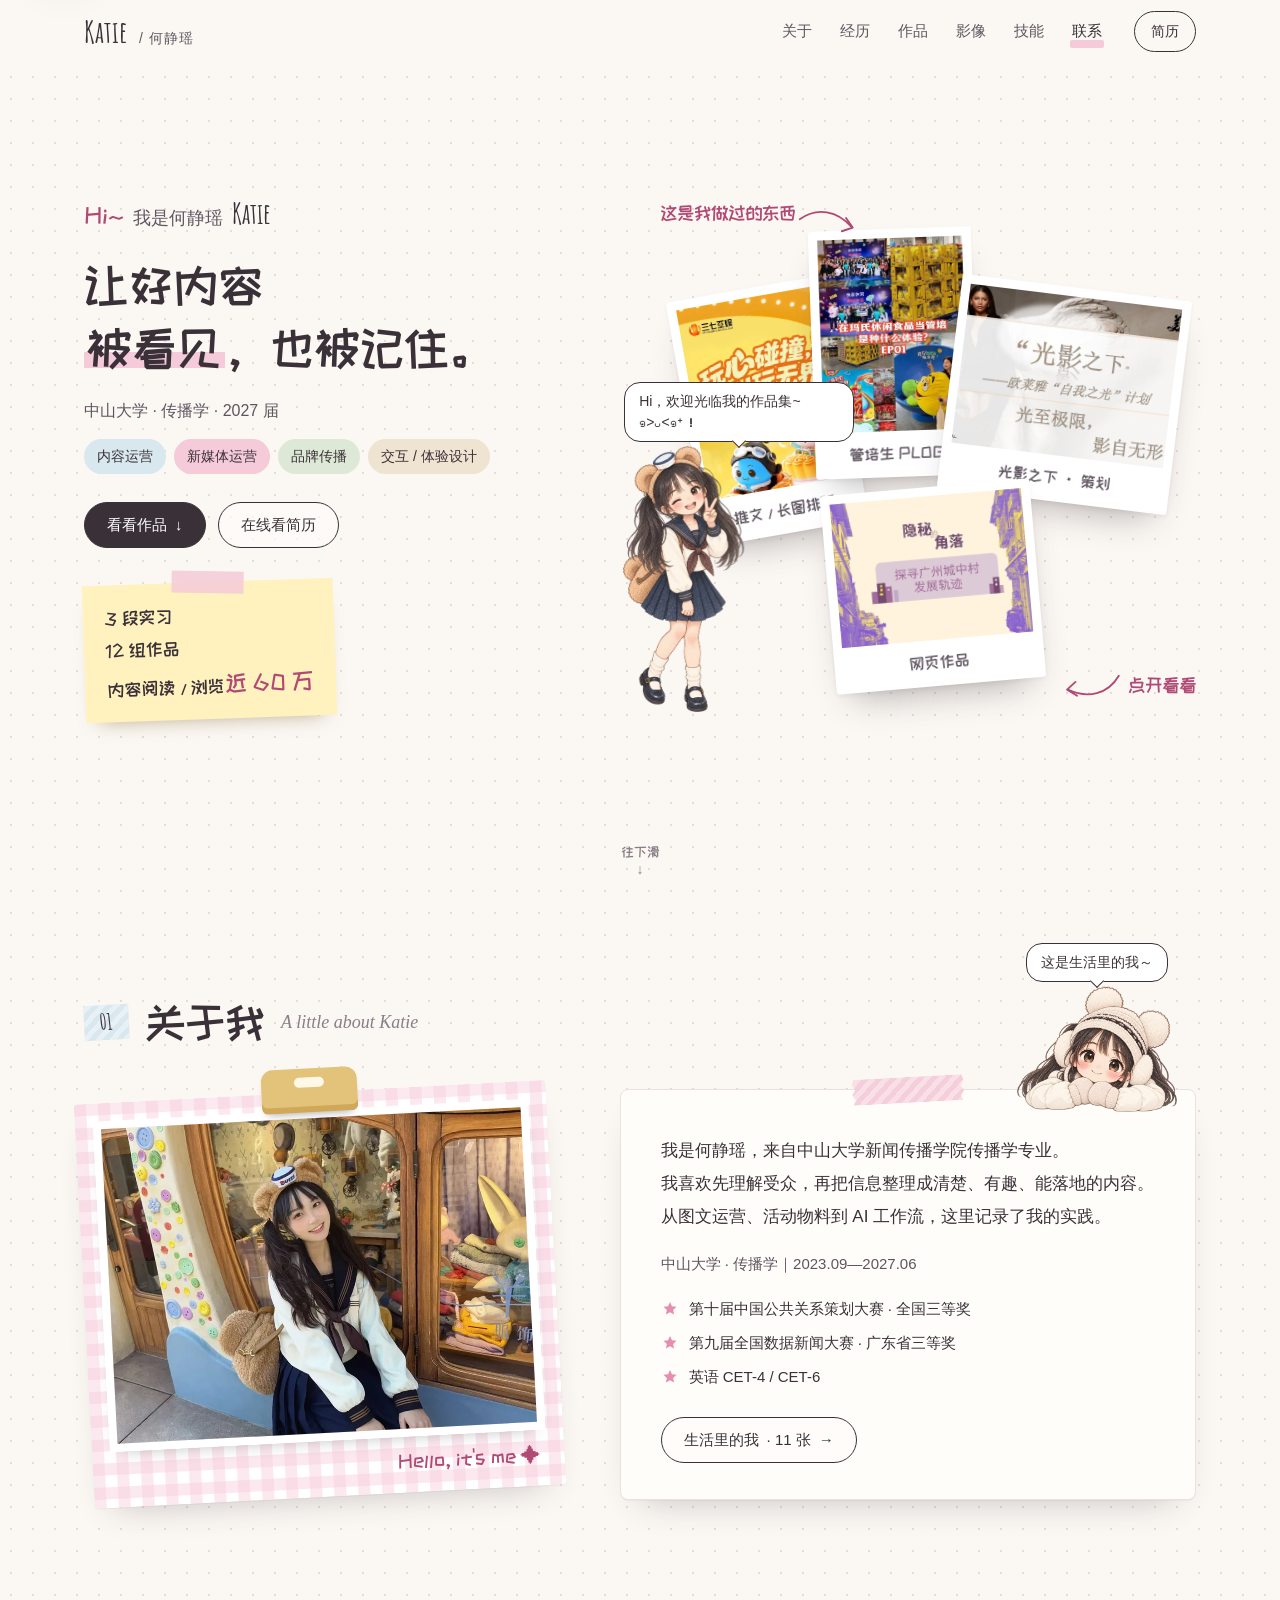
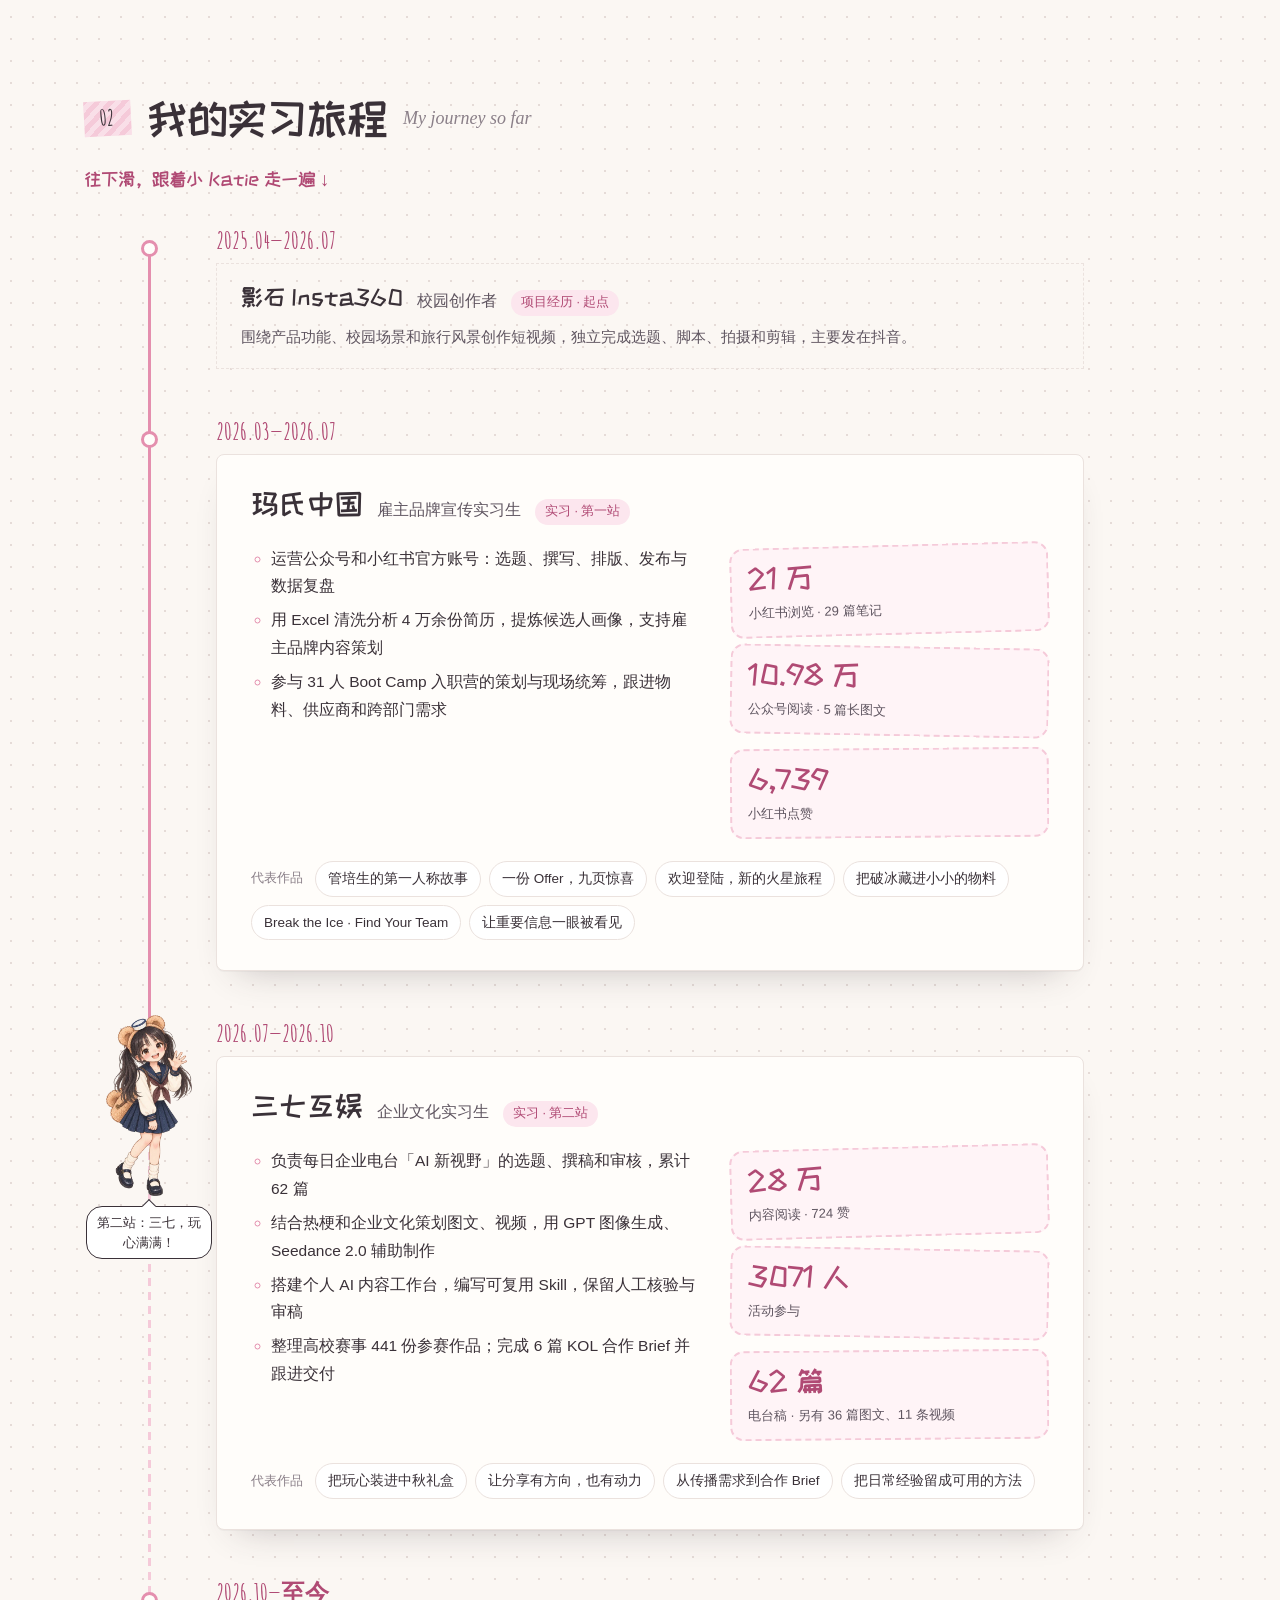
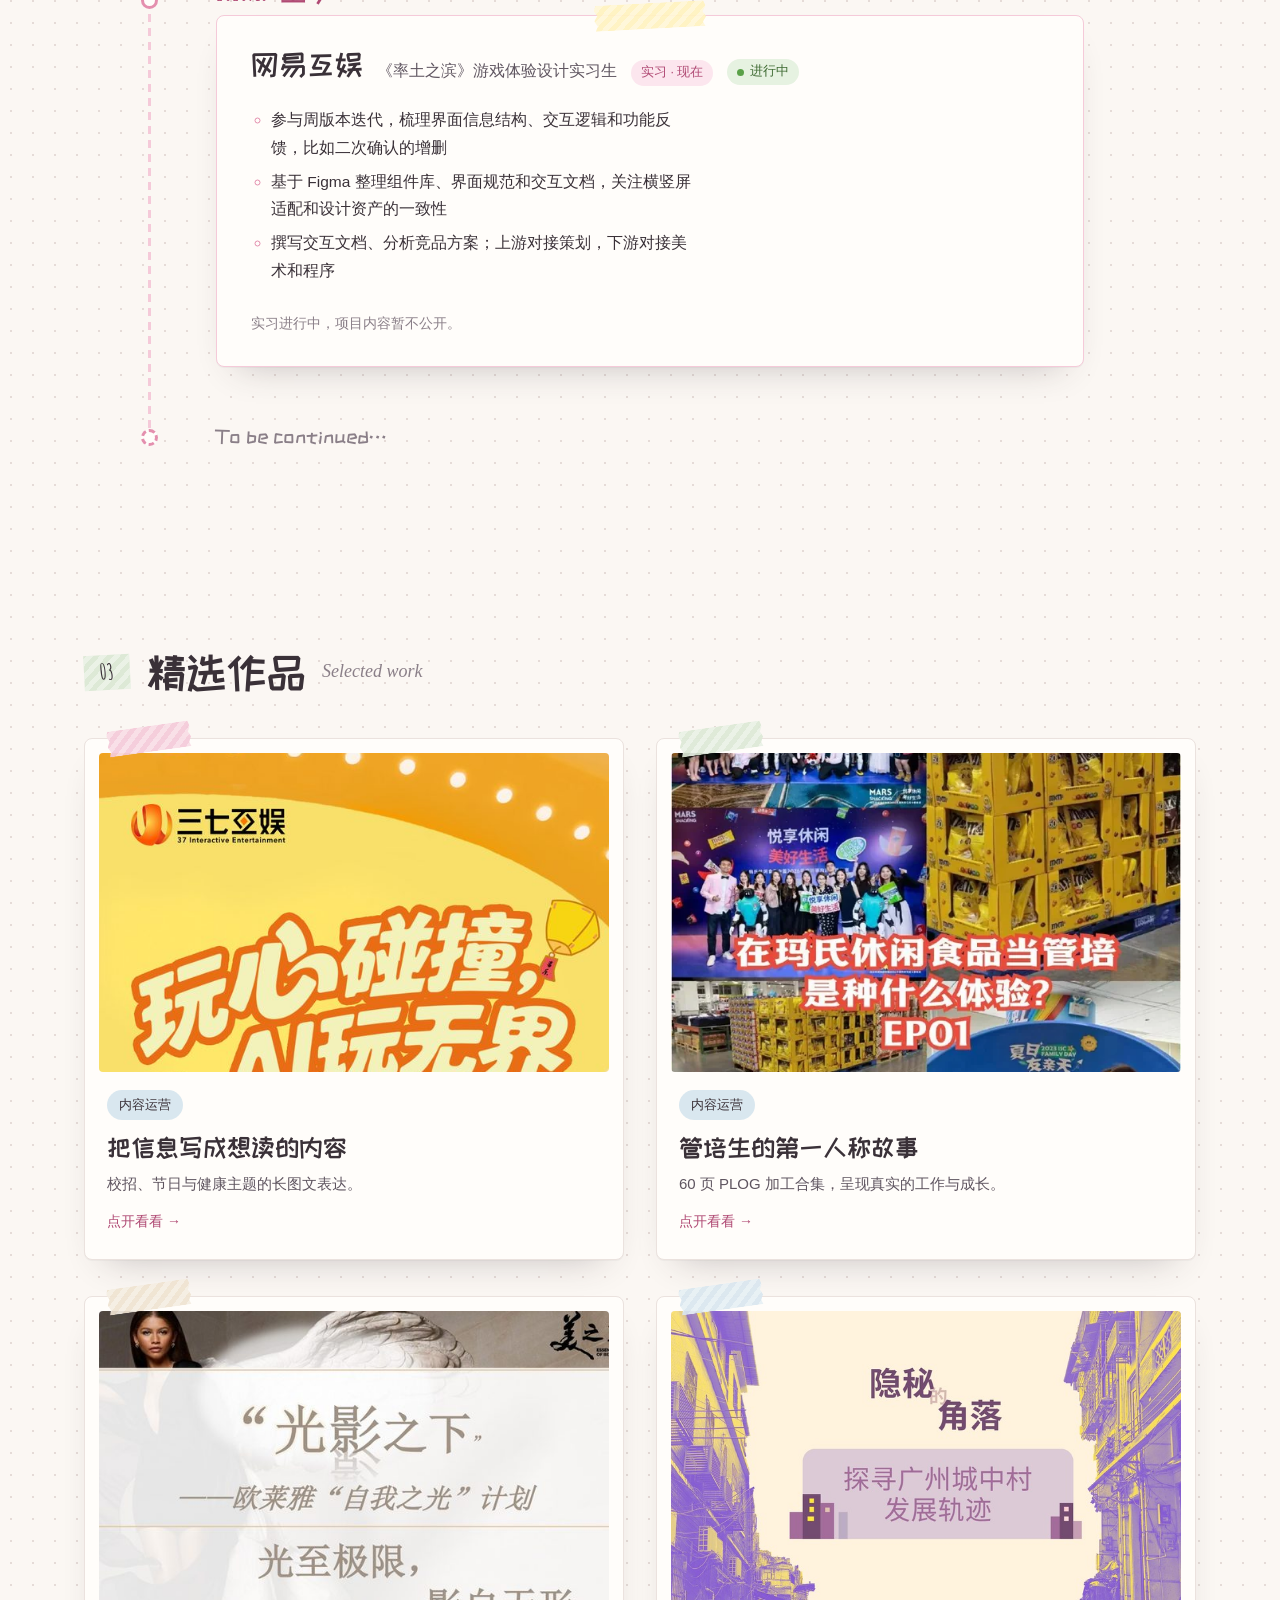
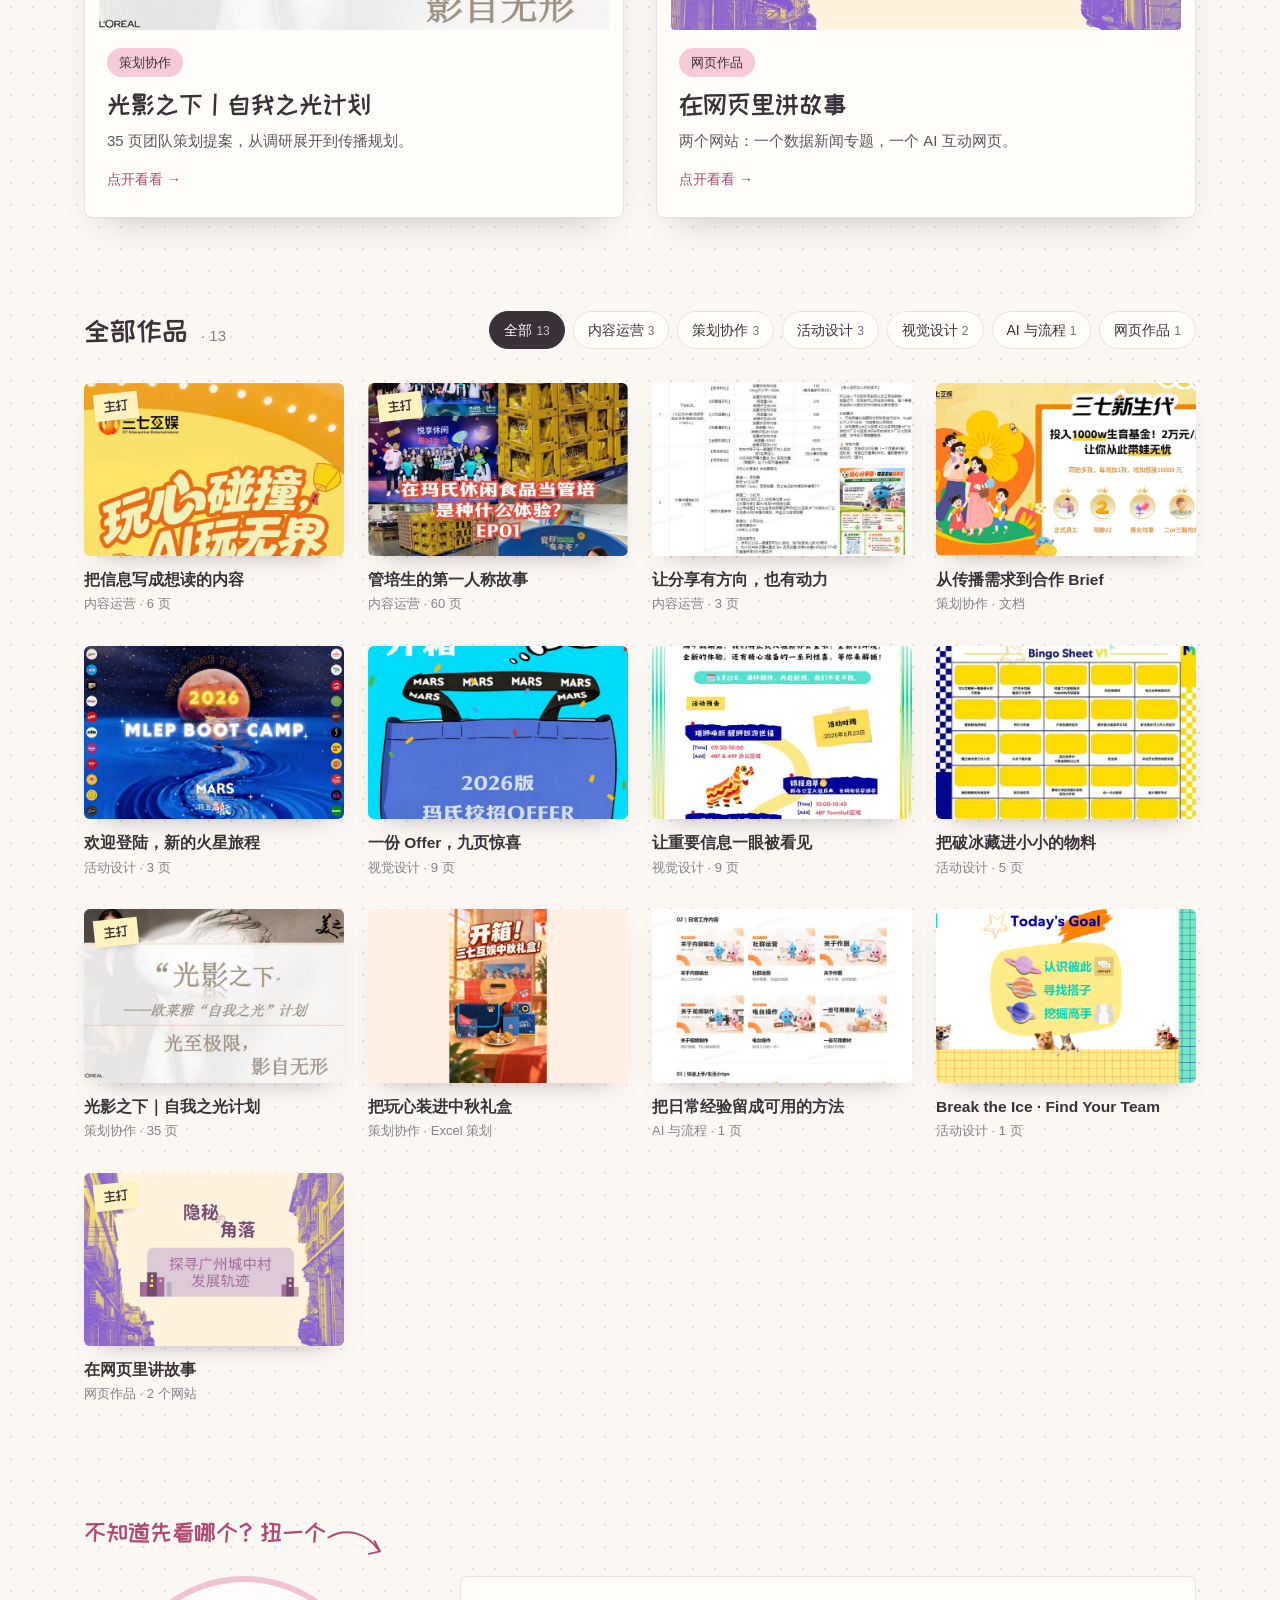
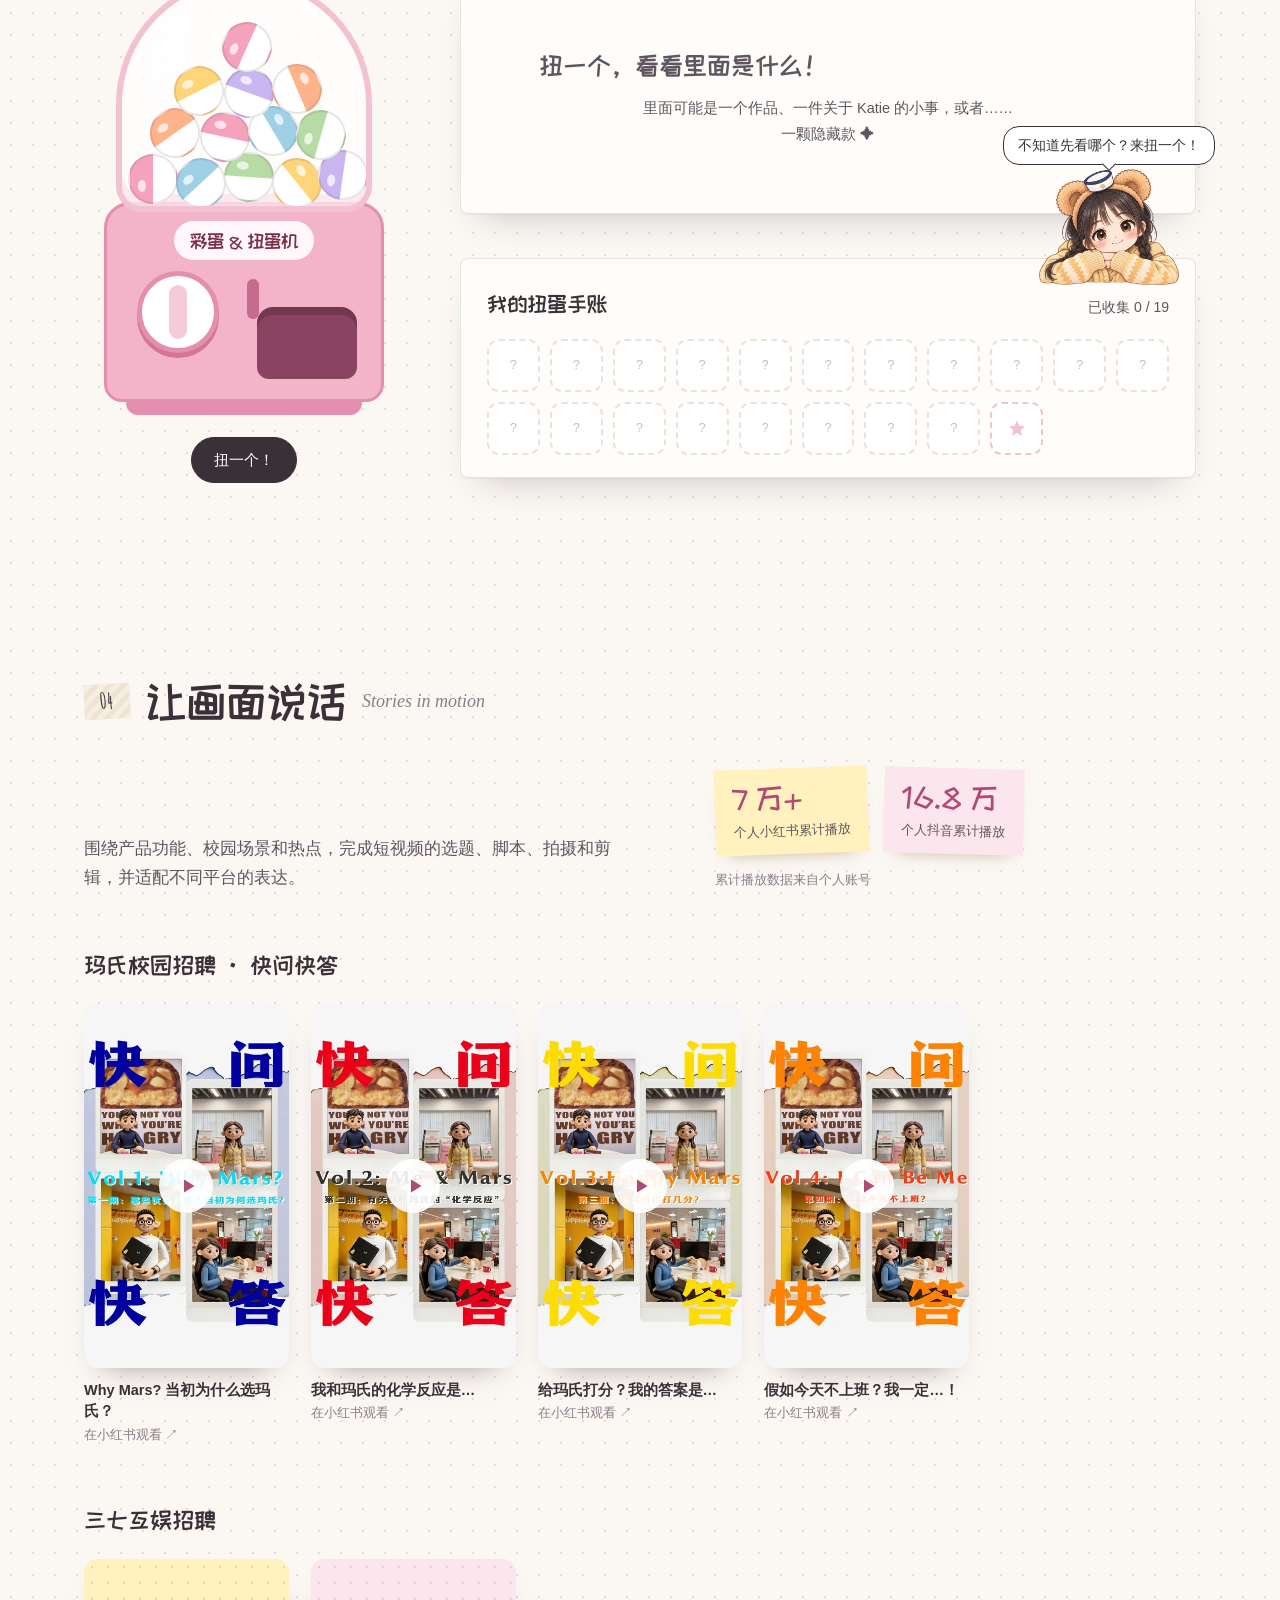
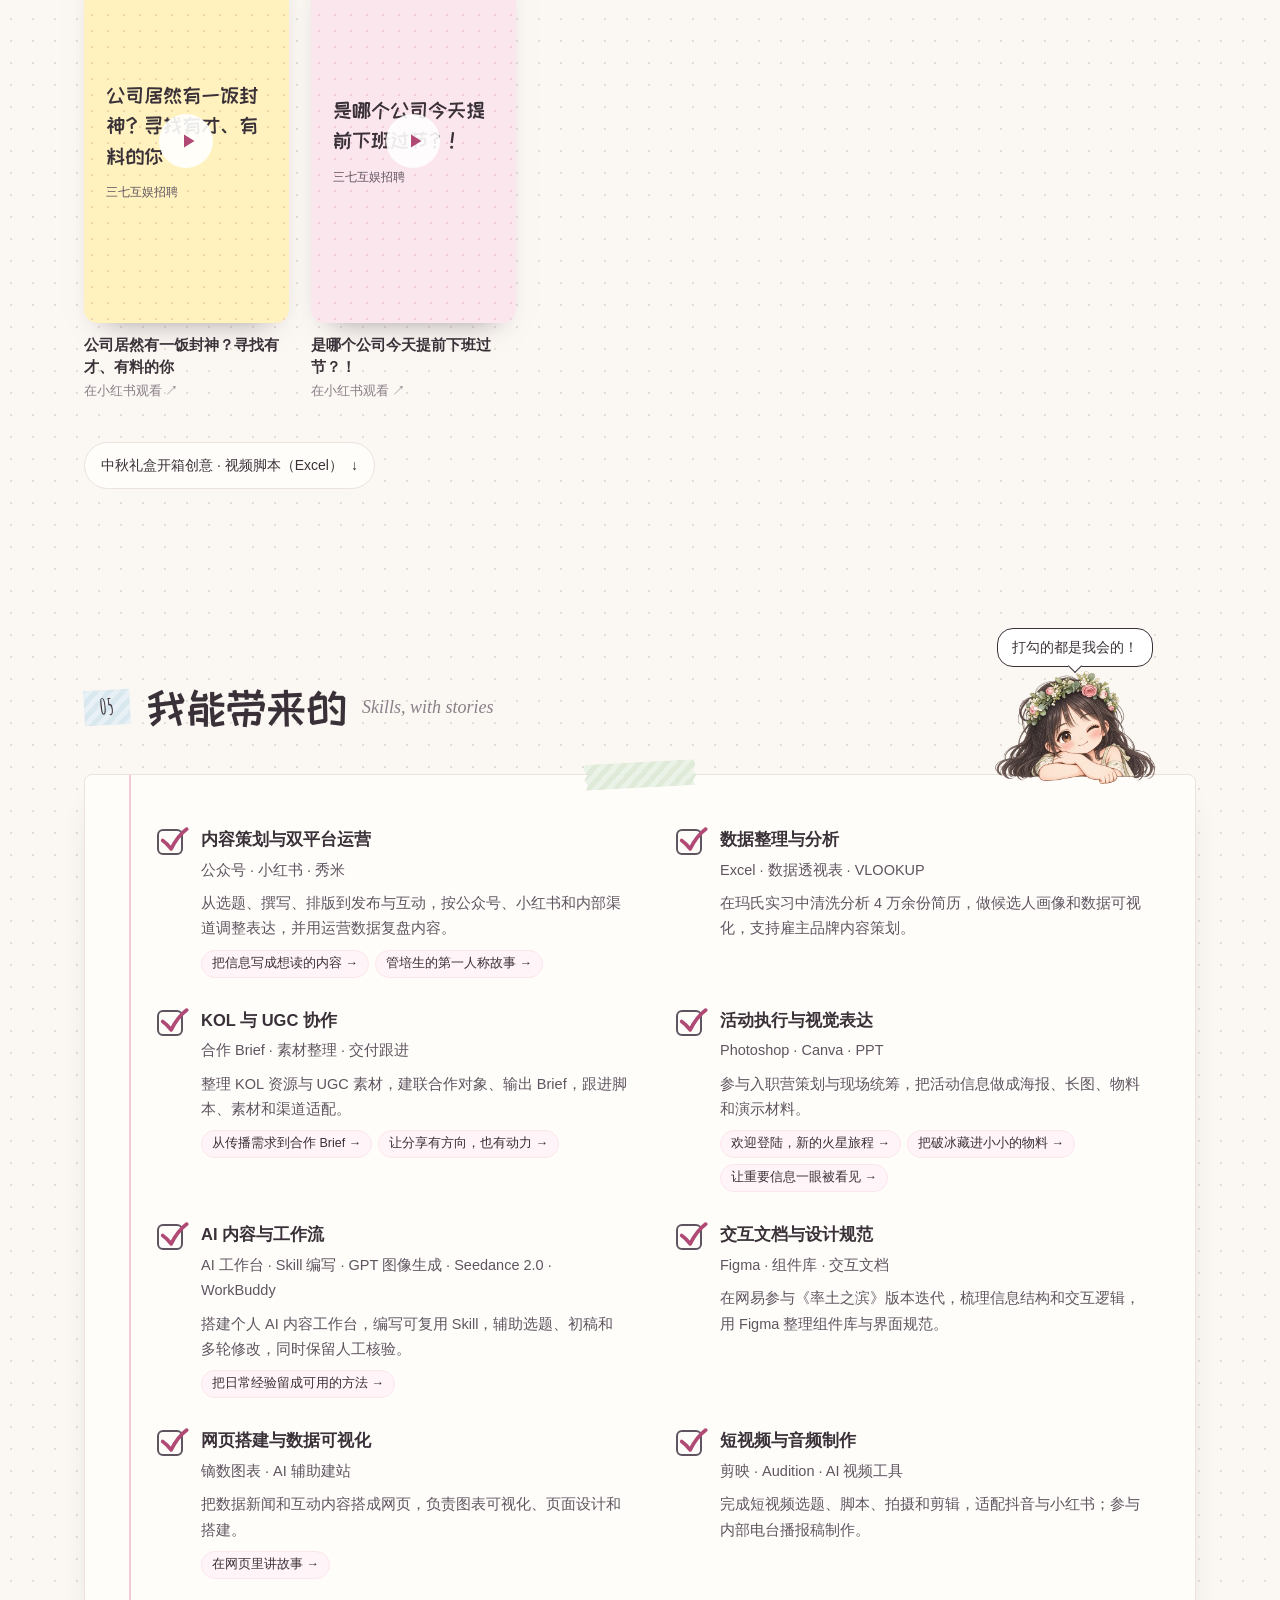
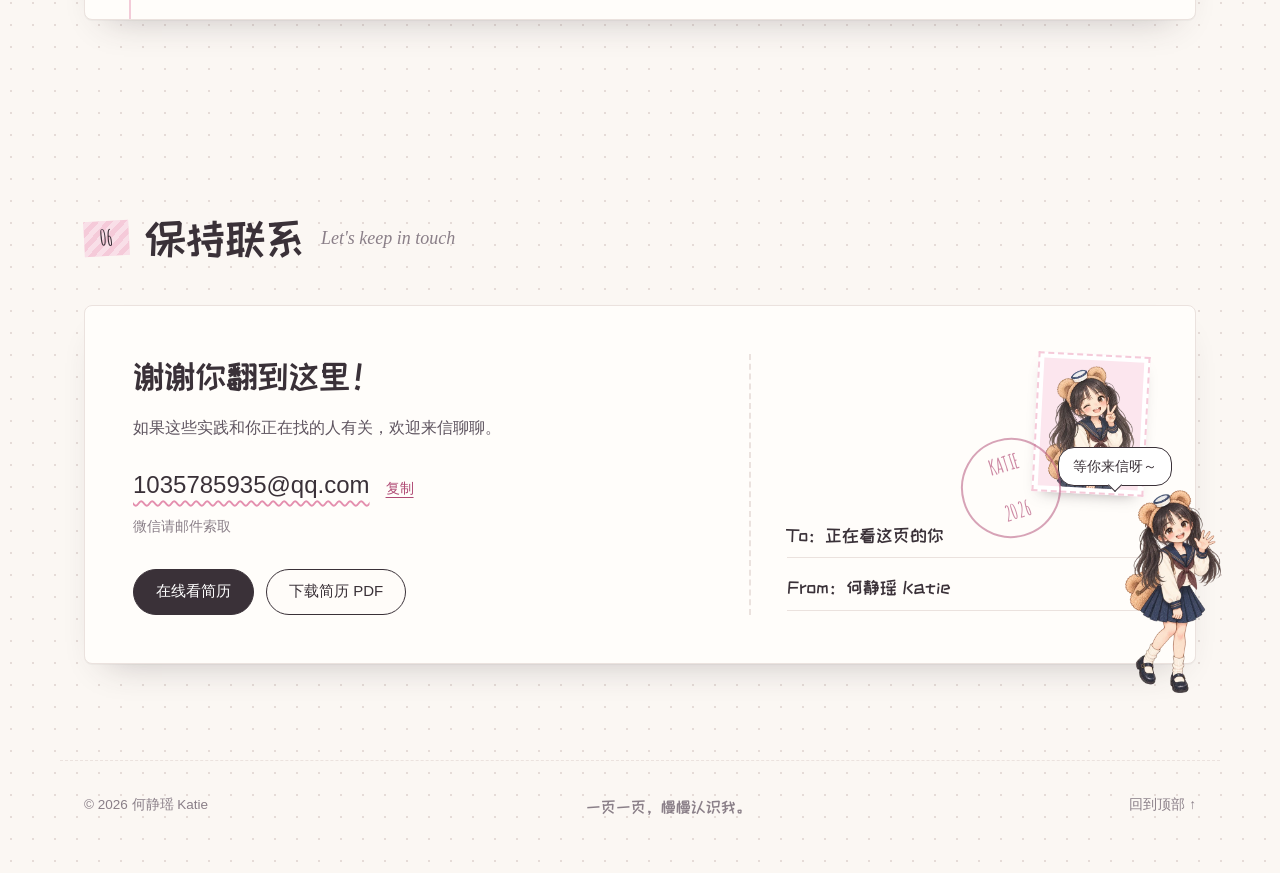
<file: site/index.html>
<!doctype html>
<html lang="zh-CN">
<head>
<meta charset="UTF-8">
<meta name="viewport" content="width=device-width, initial-scale=1, viewport-fit=cover">
<title>何静瑶 Katie · 作品集</title>
<meta name="description" content="何静瑶 Katie 的个人作品集：内容运营、新媒体运营、品牌传播与交互体验设计。让好内容被看见，也被记住。">
<meta name="theme-color" content="#fbf7f3">
<meta property="og:type" content="website">
<meta property="og:title" content="何静瑶 Katie · 作品集">
<meta property="og:description" content="让好内容被看见，也被记住。内容运营 · 新媒体运营 · 品牌传播 · 交互 / 体验设计">
<meta property="og:image" content="https://katie041123.github.io/katie-portfolio/assets/img/og.jpg">
<meta property="og:url" content="https://katie041123.github.io/katie-portfolio/">
<link rel="icon" href="data:image/svg+xml,%3Csvg xmlns='http://www.w3.org/2000/svg' viewBox='0 0 32 32'%3E%3Crect x='6' y='3' width='21' height='26' rx='3' fill='%23f5cad9'/%3E%3Crect x='6' y='3' width='4' height='26' fill='%23e48fae'/%3E%3Ccircle cx='18' cy='13' r='3' fill='%23fff'/%3E%3C/svg%3E">
<link rel="preload" href="assets/fonts/kuaile.woff2" as="font" type="font/woff2" crossorigin>
<link rel="stylesheet" href="css/style.css?v=cda86db4">
<script>document.documentElement.classList.add('js')</script>
</head>
<body>
<a class="skip-link" href="#main">跳到正文</a>

<svg width="0" height="0" style="position:absolute" aria-hidden="true">
 <symbol id="arrow" viewBox="0 0 80 44"><path d="M4 34C18 10 44 4 70 16" fill="none" stroke="currentColor" stroke-width="2.4" stroke-linecap="round"/><path d="M58 8l13 8-11 10" fill="none" stroke="currentColor" stroke-width="2.4" stroke-linecap="round" stroke-linejoin="round"/></symbol>
 <symbol id="check" viewBox="0 0 24 24"><path d="M4 13c3 2 4.5 4 6 6 3-6 7-11 11-14" fill="none" stroke="currentColor" stroke-width="2.6" stroke-linecap="round" stroke-linejoin="round"/></symbol>
 <symbol id="star" viewBox="0 0 24 24"><path d="M12 2.8l2.6 5.6 6.1.7-4.5 4.2 1.2 6-5.4-3-5.4 3 1.2-6-4.5-4.2 6.1-.7z" fill="currentColor"/></symbol>
 <symbol id="play" viewBox="0 0 24 24"><path d="M8 5.5v13l10.5-6.5z" fill="currentColor"/></symbol>
</svg>

<div class="intro" id="intro" hidden aria-hidden="true">
 <div class="intro-stage">
  <img class="intro-katie" id="intro-katie" src="assets/img/mascot-wave.webp" alt="" width="304" height="640">
  <div class="intro-book">
   <div class="intro-page"></div>
   <div class="intro-cover">
    <span class="intro-tape"></span>
    <strong>何静瑶</strong>
    <em>Katie</em>
    <small>PORTFOLIO · 2026</small>
   </div>
  </div>
 </div>
 <button class="intro-skip" id="intro-skip" type="button">跳过</button>
</div>

<header class="nav" id="nav">
 <a class="brand" href="#top" aria-label="回到顶部">Katie <span>/ 何静瑶</span></a>
 <nav class="nav-links" aria-label="页面导航">
  <a href="#about" data-tone="blue">关于</a>
  <a href="#journey" data-tone="pink">经历</a>
  <a href="#works" data-tone="green">作品</a>
  <a href="#films" data-tone="beige">影像</a>
  <a href="#skills" data-tone="blue">技能</a>
  <a href="#contact" data-tone="pink">联系</a>
 </nav>
 <button class="nav-cta" type="button" data-resume>简历</button>
</header>

<main id="main">

 <section class="hero" id="top" aria-labelledby="hero-title">
  <div class="hero-copy">
   <p class="hero-hi"><span class="hand">Hi~</span> 我是何静瑶 <span class="en">Katie</span></p>
   <h1 class="hero-title" id="hero-title">让好内容<br><mark>被看见</mark>，也被记住。</h1>
   <p class="hero-school" id="hero-school"></p>
   <ul class="roles" id="hero-roles"></ul>
   <div class="hero-actions">
    <a class="btn btn-dark" href="#works">看看作品 <span aria-hidden="true">↓</span></a>
    <button class="btn btn-ghost" type="button" data-resume>在线看简历</button>
   </div>
   <div class="sticky-note" id="hero-note"></div>
  </div>
  <div class="hero-stage">
   <p class="hand-note hand-note--stack" aria-hidden="true">这是我做过的东西<svg class="arrow"><use href="#arrow"/></svg></p>
   <div class="stack" id="stack"></div>
   <p class="hand-note hand-note--open" aria-hidden="true"><svg class="arrow arrow--flip"><use href="#arrow"/></svg>点开看看</p>
   <div class="mascot mascot--hero" data-mascot="stand" data-line="hero">
    <span class="bubble" role="status"></span>
    <button class="mascot-btn" type="button" aria-label="和 Katie 打个招呼"><img src="assets/img/mascot-wave.webp" alt="" width="304" height="640"></button>
   </div>
  </div>
  <a class="scroll-cue" href="#about" aria-label="往下看"><span class="hand">往下滑</span><span aria-hidden="true">↓</span></a>
 </section>

 <section class="section about" id="about" aria-labelledby="about-title">
  <header class="sec-head reveal"><span class="sec-no" data-tone="blue">01</span><h2 class="sec-title" id="about-title">关于我</h2><p class="sec-en">A little about Katie</p></header>
  <div class="about-grid">
   <figure class="clip-photo reveal">
    <span class="clip" aria-hidden="true"></span>
    <img id="about-portrait" alt="何静瑶的照片" width="800" height="600" loading="lazy">
    <figcaption class="hand">Hello, it's me ✦</figcaption>
   </figure>
   <div class="about-card paper reveal">
    <span class="tape tape--pink" aria-hidden="true"></span>
    <p class="about-text" id="about-text"></p>
    <p class="about-edu" id="about-edu"></p>
    <ul class="honors" id="about-honors"></ul>
    <button class="btn btn-ghost" type="button" data-album>生活里的我 <span id="album-count"></span> <span aria-hidden="true">→</span></button>
    <div class="mascot mascot--peek mascot--about" data-mascot="lie" data-line="about">
     <span class="bubble" role="status"></span>
     <button class="mascot-btn" type="button" aria-label="点一下，换个姿势"><img src="assets/img/book-winter.webp" alt="" width="520" height="411" loading="lazy"></button>
    </div>
   </div>
  </div>
 </section>

 <section class="section journey" id="journey" aria-labelledby="journey-title">
  <header class="sec-head reveal"><span class="sec-no" data-tone="pink">02</span><h2 class="sec-title" id="journey-title">我的实习旅程</h2><p class="sec-en">My journey so far</p></header>
  <p class="hand-note hand-note--inline reveal" aria-hidden="true">往下滑，跟着小 Katie 走一遍 ↓</p>
  <div class="track" id="track">
   <div class="rail" aria-hidden="true"><span class="rail-fill" id="rail-fill"></span></div>
   <div class="walker" id="walker" aria-hidden="true">
    <span class="bubble"></span>
    <img src="assets/img/mascot-wave.webp" alt="" width="304" height="640" loading="lazy">
   </div>
   <ol class="stops" id="stops"></ol>
  </div>
 </section>

 <section class="section works" id="works" aria-labelledby="works-title">
  <header class="sec-head reveal"><span class="sec-no" data-tone="green">03</span><h2 class="sec-title" id="works-title">精选作品</h2><p class="sec-en">Selected work</p></header>
  <div class="featured" id="featured"></div>
  <div class="all-works">
   <div class="all-head reveal">
    <h3 class="sub-title">全部作品 <span id="works-count"></span></h3>
    <div class="filters" id="filters" role="group" aria-label="按方向筛选作品"></div>
   </div>
   <div class="work-grid" id="work-grid"></div>
  </div>

  <div class="gacha reveal" id="gacha" aria-labelledby="gacha-title">
   <p class="hand-note hand-note--gacha" aria-hidden="true">不知道先看哪个？扭一个<svg class="arrow"><use href="#arrow"/></svg></p>
   <div class="gacha-grid">
    <div class="machine" id="machine">
     <div class="machine-dome"><div class="machine-balls" id="machine-balls"></div><span class="dome-shine" aria-hidden="true"></span></div>
     <div class="machine-body">
      <h3 class="machine-name" id="gacha-title"></h3>
      <button class="machine-knob" id="gacha-knob" type="button" aria-label="转动旋钮，扭一个扭蛋"><span></span></button>
      <span class="machine-coin" aria-hidden="true"></span>
      <div class="machine-chute"><span class="chute-ball" id="chute-ball" aria-hidden="true"></span></div>
     </div>
     <span class="machine-foot" aria-hidden="true"></span>
     <button class="btn btn-dark machine-go" id="gacha-go" type="button">扭一个！</button>
    </div>
    <div class="gacha-side">
     <div class="capsule-result paper" id="gacha-result" aria-live="polite"></div>
     <div class="collection paper">
      <div class="collection-head">
       <h4>我的扭蛋手账</h4>
       <span id="gacha-progress"></span>
      </div>
      <ol class="collection-grid" id="gacha-collection" aria-label="已收集的扭蛋"></ol>
      <button class="link-btn" id="gacha-reset" type="button" hidden>重新开始收集</button>
      <div class="mascot mascot--peek mascot--gacha" data-mascot="lie" data-line="gacha">
       <span class="bubble" role="status"></span>
       <button class="mascot-btn" type="button" aria-label="点一下，换个姿势"><img src="assets/img/book-bear.webp" alt="" width="520" height="431" loading="lazy"></button>
      </div>
     </div>
    </div>
   </div>
  </div>
 </section>

 <section class="section films" id="films" aria-labelledby="films-title">
  <header class="sec-head reveal"><span class="sec-no" data-tone="beige">04</span><h2 class="sec-title" id="films-title">让画面说话</h2><p class="sec-en">Stories in motion</p></header>
  <div class="films-intro reveal">
   <p>围绕产品功能、校园场景和热点，完成短视频的选题、脚本、拍摄和剪辑，并适配不同平台的表达。</p>
   <div class="metrics" id="metrics"></div>
  </div>
  <div id="video-groups"></div>
 </section>

 <section class="section skills" id="skills" aria-labelledby="skills-title">
  <header class="sec-head reveal"><span class="sec-no" data-tone="blue">05</span><h2 class="sec-title" id="skills-title">我能带来的</h2><p class="sec-en">Skills, with stories</p></header>
  <div class="checklist paper reveal">
   <span class="tape tape--green" aria-hidden="true"></span>
   <ul class="checks" id="checks"></ul>
   <div class="mascot mascot--peek mascot--skills" data-mascot="lie" data-line="skills">
    <span class="bubble" role="status"></span>
    <button class="mascot-btn" type="button" aria-label="点一下，换个姿势"><img src="assets/img/book-flower.webp" alt="" width="520" height="368" loading="lazy"></button>
   </div>
  </div>
 </section>

 <section class="section contact" id="contact" aria-labelledby="contact-title">
  <header class="sec-head reveal"><span class="sec-no" data-tone="pink">06</span><h2 class="sec-title" id="contact-title">保持联系</h2><p class="sec-en">Let's keep in touch</p></header>
  <div class="postcard reveal">
   <div class="postcard-msg">
    <p class="postcard-hi hand">谢谢你翻到这里！</p>
    <p>如果这些实践和你正在找的人有关，欢迎来信聊聊。</p>
    <div class="email-row">
     <a class="email" id="email" href="#"></a>
     <button class="link-btn" id="copy-email" type="button">复制</button>
    </div>
    <p class="wechat" id="wechat"></p>
    <div class="postcard-actions">
     <button class="btn btn-dark" type="button" data-resume>在线看简历</button>
     <a class="btn btn-ghost" id="resume-download" href="#" download="何静瑶-简历.pdf">下载简历 PDF</a>
    </div>
   </div>
   <div class="postcard-side" aria-hidden="true">
    <div class="stamp"><img src="assets/img/mascot-wink.webp" alt="" width="291" height="640" loading="lazy"></div>
    <div class="postmark"><span>KATIE</span><span>2026</span></div>
    <p class="postcard-line">To：正在看这页的你</p>
    <p class="postcard-line">From：何静瑶 Katie</p>
   </div>
   <div class="mascot mascot--contact" data-mascot="stand" data-line="contact">
    <span class="bubble" role="status"></span>
    <button class="mascot-btn" type="button" aria-label="和 Katie 说再见"><img src="assets/img/mascot-wave.webp" alt="" width="304" height="640" loading="lazy"></button>
   </div>
  </div>
 </section>
</main>

<footer class="footer">
 <span>© <span id="year">2026</span> 何静瑶 Katie</span>
 <span class="hand">一页一页，慢慢认识我。</span>
 <a href="#top">回到顶部 ↑</a>
</footer>

<dialog class="detail" id="detail" aria-labelledby="detail-title">
 <div class="detail-bar">
  <span class="detail-crumb" id="detail-crumb"></span>
  <button class="detail-close" id="detail-close" type="button" aria-label="关闭">×</button>
 </div>
 <div class="detail-body" id="detail-body" tabindex="-1"></div>
</dialog>

<p class="sr-only" id="announce" aria-live="polite"></p>
<div class="toast" id="toast" role="status" aria-live="polite"></div>
<noscript><p class="noscript">请启用 JavaScript 来浏览完整的作品集。</p></noscript>

<script src="content.js?v=d8b830f5"></script>
<script src="media.js?v=cc8243a3"></script>
<script src="js/app.js?v=7fe8ba52"></script>
<script src="js/gacha.js?v=6d6d359b"></script>
<script src="js/fx.js?v=7b18d21b"></script>
</body>
</html>
</file>
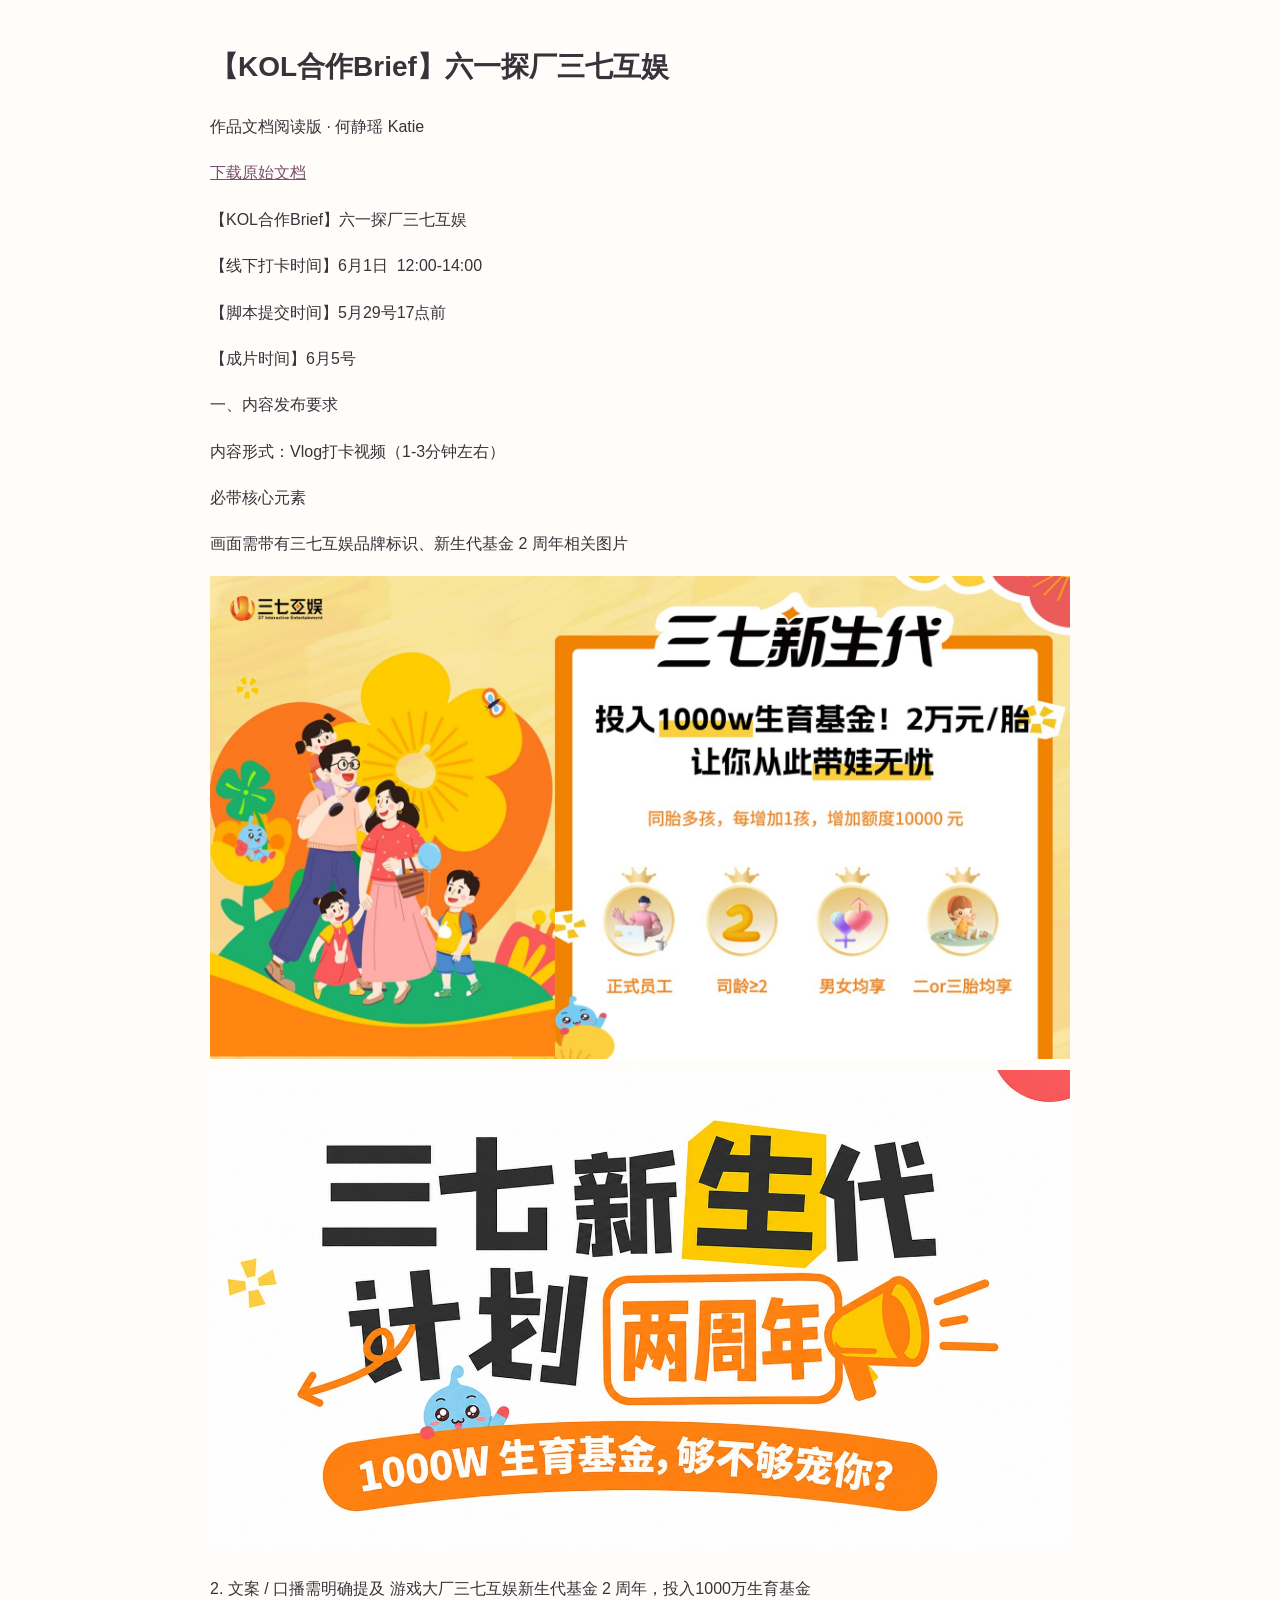
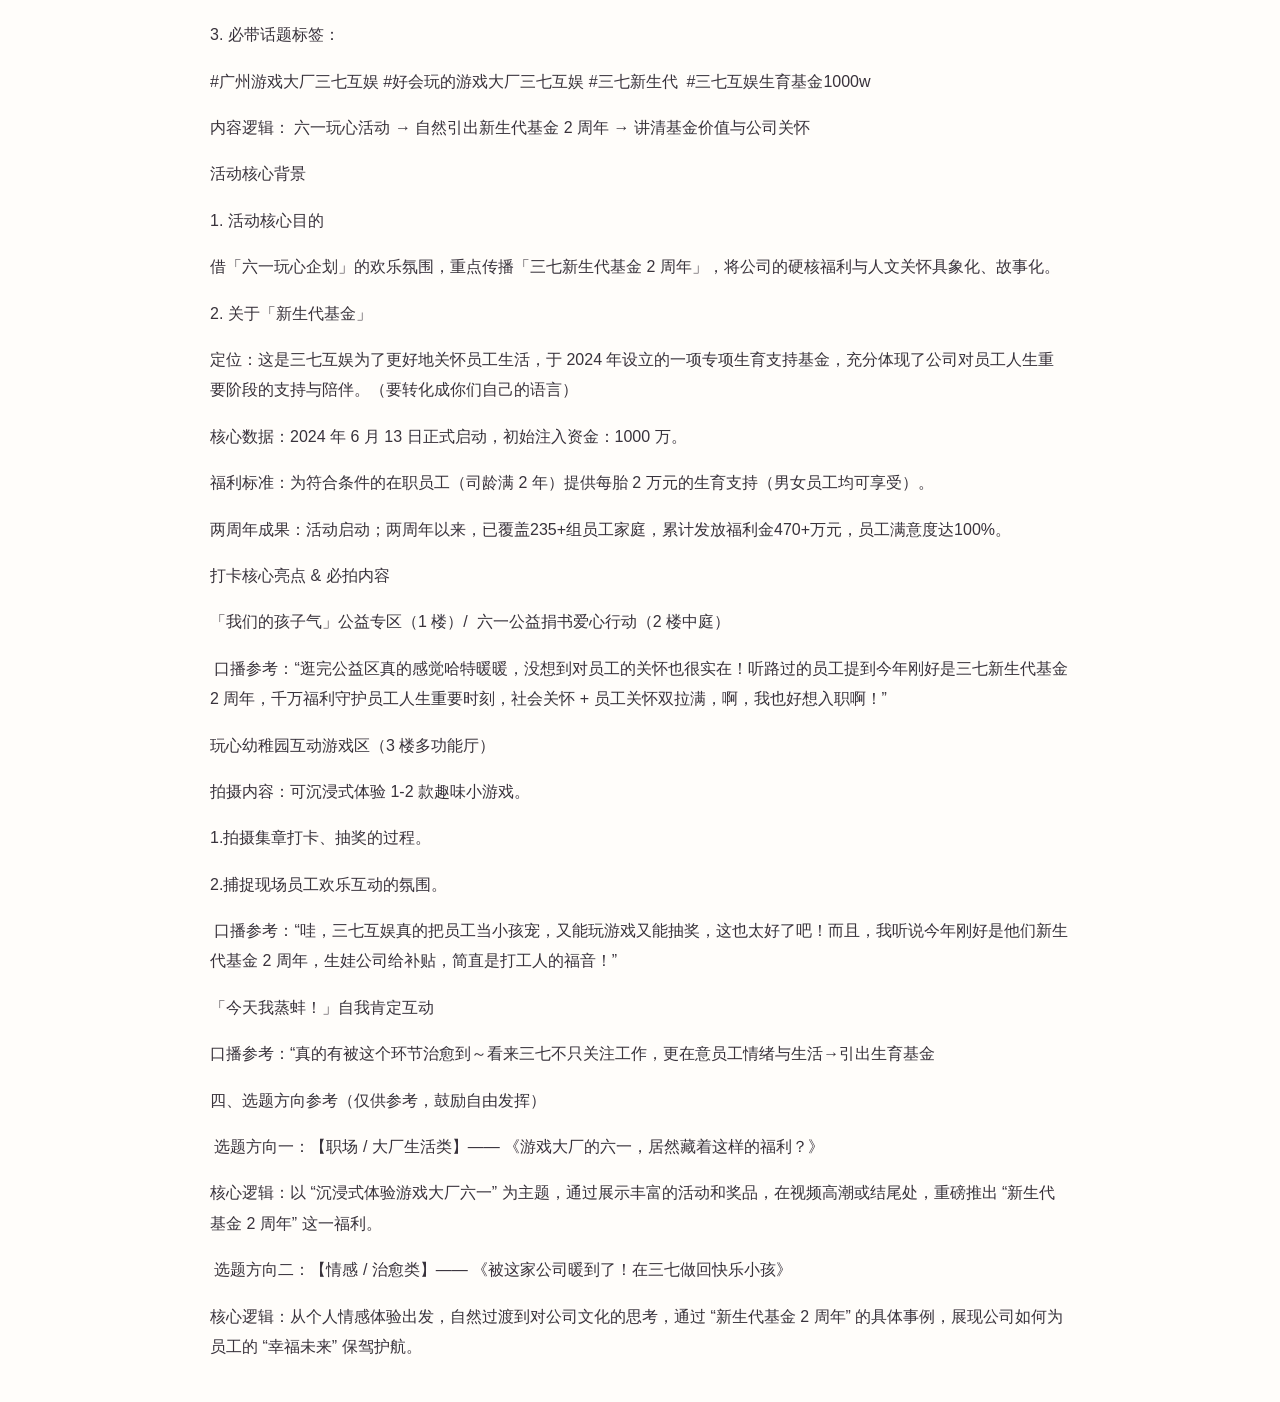
<file: site/assets/works/brief-1.html>
<!doctype html><html lang="zh-CN"><meta charset="utf-8"><meta name="viewport" content="width=device-width,initial-scale=1"><title>【KOL合作Brief】六一探厂三七互娱</title><style>body{max-width:860px;margin:40px auto;padding:0 24px;font:16px/1.9 "Microsoft YaHei",sans-serif;color:#38323b;background:#fffdfa}h1{font-size:28px}p{white-space:pre-wrap}img{max-width:100%;height:auto}table{border-collapse:collapse;width:100%}td{border:1px solid #ddd;padding:10px}a{color:#7b4e70}</style><h1>【KOL合作Brief】六一探厂三七互娱</h1><p>作品文档阅读版 · 何静瑶 Katie</p><a href="brief-1.docx">下载原始文档</a><p>【KOL合作Brief】六一探厂三七互娱</p><p>【线下打卡时间】6月1日  12:00-14:00</p><p>【脚本提交时间】5月29号17点前</p><p>【成片时间】6月5号</p><p>一、内容发布要求</p><p>内容形式：Vlog打卡视频（1-3分钟左右）</p><p>必带核心元素</p><p>画面需带有三七互娱品牌标识、新生代基金 2 周年相关图片</p><img src="brief-1-rId4.jpg" alt="Brief 参考图" loading="lazy"><img src="brief-1-rId5.jpg" alt="Brief 参考图" loading="lazy"><p>2. 文案 / 口播需明确提及 游戏大厂三七互娱新生代基金 2 周年，投入1000万生育基金</p><p>3. 必带话题标签：</p><p>#广州游戏大厂三七互娱 #好会玩的游戏大厂三七互娱 #三七新生代  #三七互娱生育基金1000w</p><p>内容逻辑： 六一玩心活动 → 自然引出新生代基金 2 周年 → 讲清基金价值与公司关怀</p><p>活动核心背景</p><p>1. 活动核心目的</p><p>借「六一玩心企划」的欢乐氛围，重点传播「三七新生代基金 2 周年」，将公司的硬核福利与人文关怀具象化、故事化。</p><p>2. 关于「新生代基金」</p><p>定位：这是三七互娱为了更好地关怀员工生活，于 2024 年设立的一项专项生育支持基金，充分体现了公司对员工人生重要阶段的支持与陪伴。（要转化成你们自己的语言）</p><p>核心数据：2024 年 6 月 13 日正式启动，初始注入资金：1000 万。</p><p>福利标准：为符合条件的在职员工（司龄满 2 年）提供每胎 2 万元的生育支持（男女员工均可享受）。</p><p>两周年成果：活动启动；两周年以来，已覆盖235+组员工家庭，累计发放福利金470+万元，员工满意度达100%。</p><p>打卡核心亮点 &amp; 必拍内容</p><p>「我们的孩子气」公益专区（1 楼）/  六一公益捐书爱心行动（2 楼中庭）</p><p> 口播参考：“逛完公益区真的感觉哈特暖暖，没想到对员工的关怀也很实在！听路过的员工提到今年刚好是三七新生代基金 2 周年，千万福利守护员工人生重要时刻，社会关怀 + 员工关怀双拉满，啊，我也好想入职啊！”</p><p>玩心幼稚园互动游戏区（3 楼多功能厅）</p><p>拍摄内容：可沉浸式体验 1-2 款趣味小游戏。</p><p>1.拍摄集章打卡、抽奖的过程。</p><p>2.捕捉现场员工欢乐互动的氛围。</p><p> 口播参考：“哇，三七互娱真的把员工当小孩宠，又能玩游戏又能抽奖，这也太好了吧！而且，我听说今年刚好是他们新生代基金 2 周年，生娃公司给补贴，简直是打工人的福音！”</p><p>「今天我蒸蚌！」自我肯定互动</p><p>口播参考：“真的有被这个环节治愈到～看来三七不只关注工作，更在意员工情绪与生活→引出生育基金</p><p>四、选题方向参考（仅供参考，鼓励自由发挥）</p><p> 选题方向一：【职场 / 大厂生活类】—— 《游戏大厂的六一，居然藏着这样的福利？》</p><p>核心逻辑：以 “沉浸式体验游戏大厂六一” 为主题，通过展示丰富的活动和奖品，在视频高潮或结尾处，重磅推出 “新生代基金 2 周年” 这一福利。</p><p> 选题方向二：【情感 / 治愈类】—— 《被这家公司暖到了！在三七做回快乐小孩》</p><p>核心逻辑：从个人情感体验出发，自然过渡到对公司文化的思考，通过 “新生代基金 2 周年” 的具体事例，展现公司如何为员工的 “幸福未来” 保驾护航。</p></html>
</file>
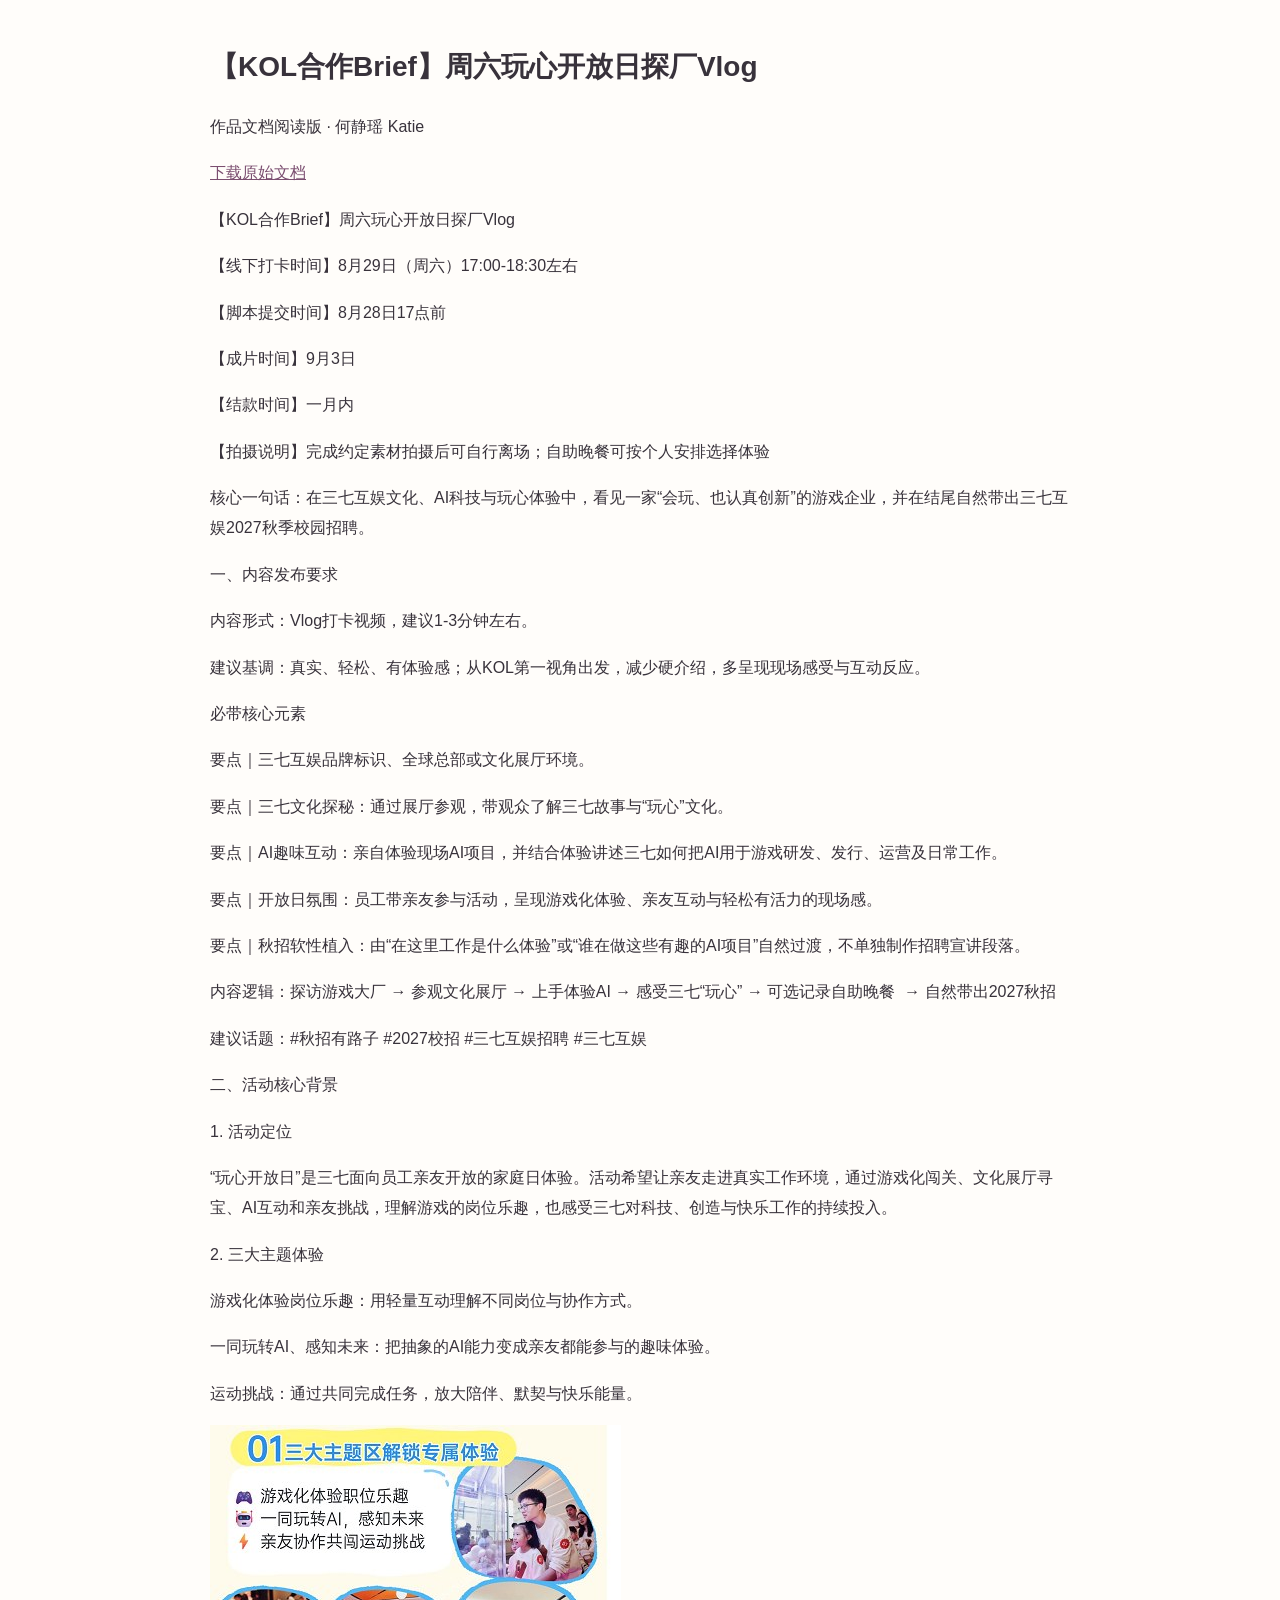
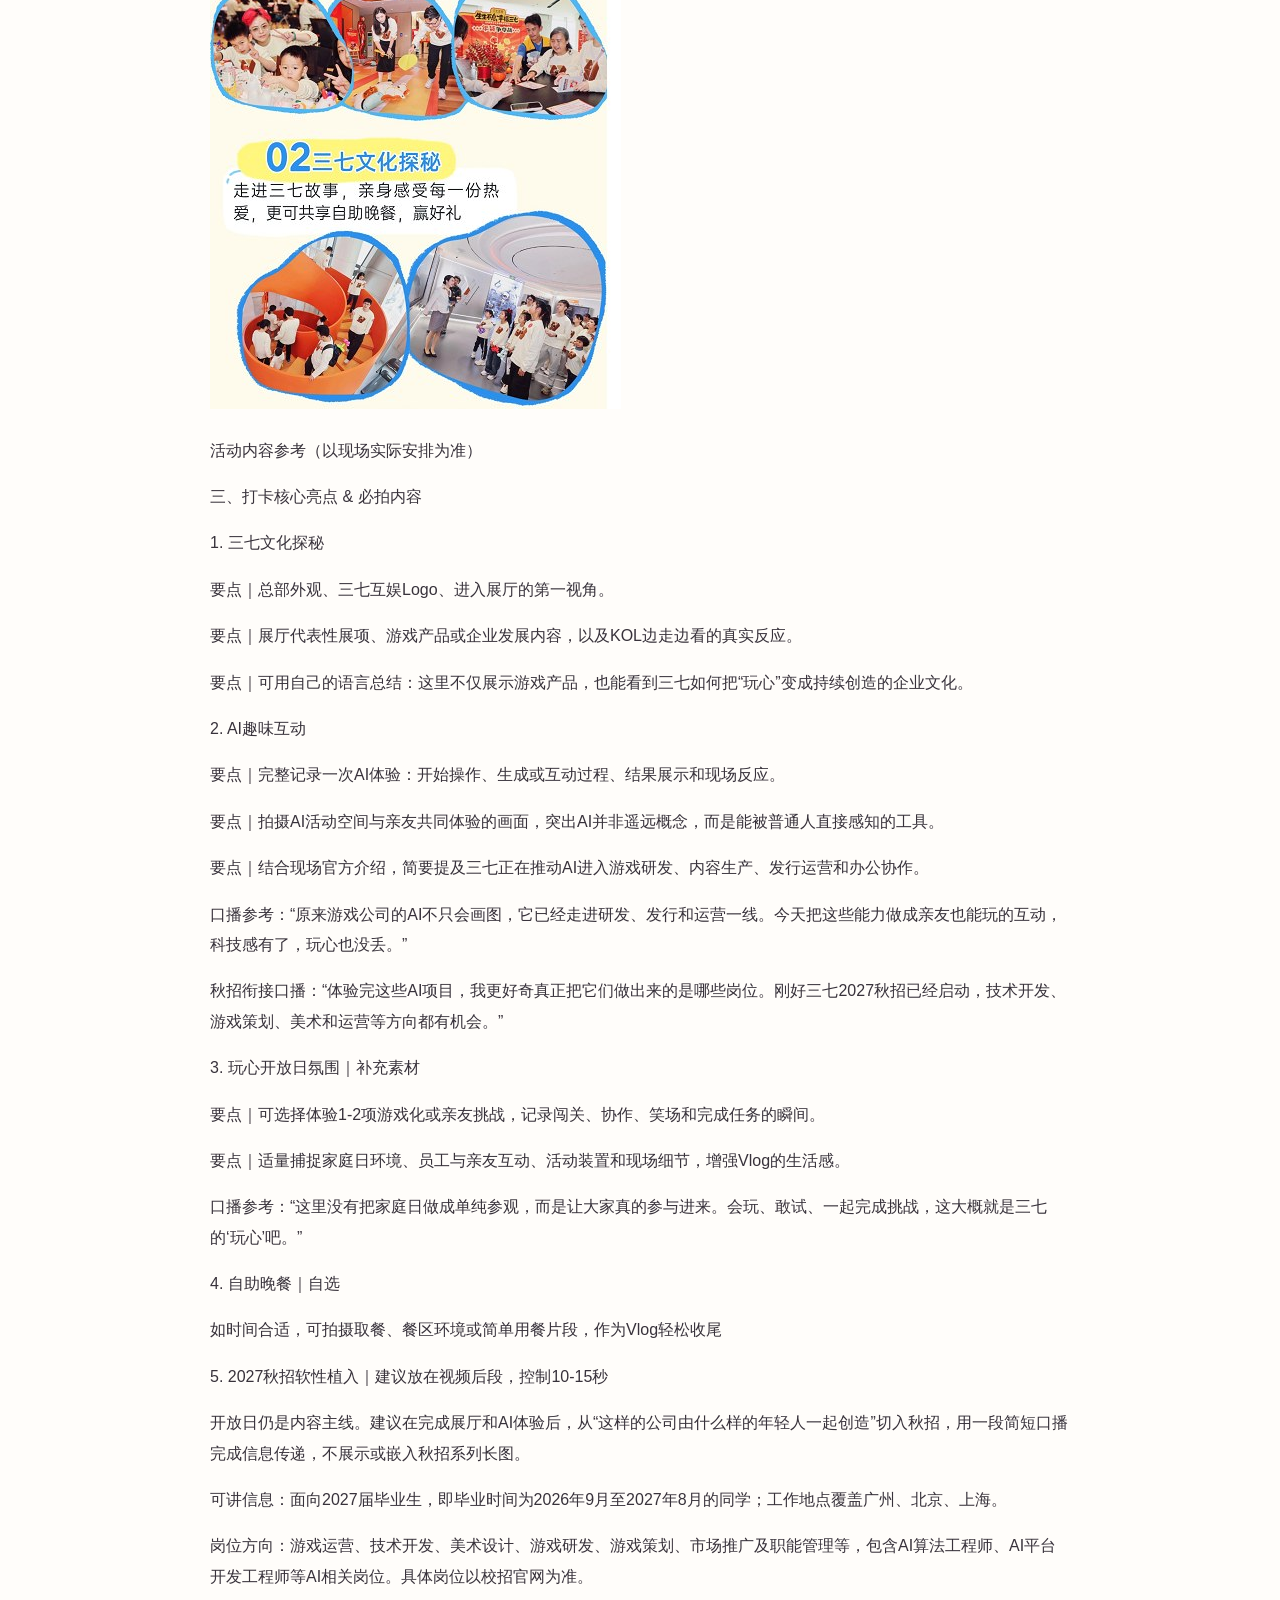
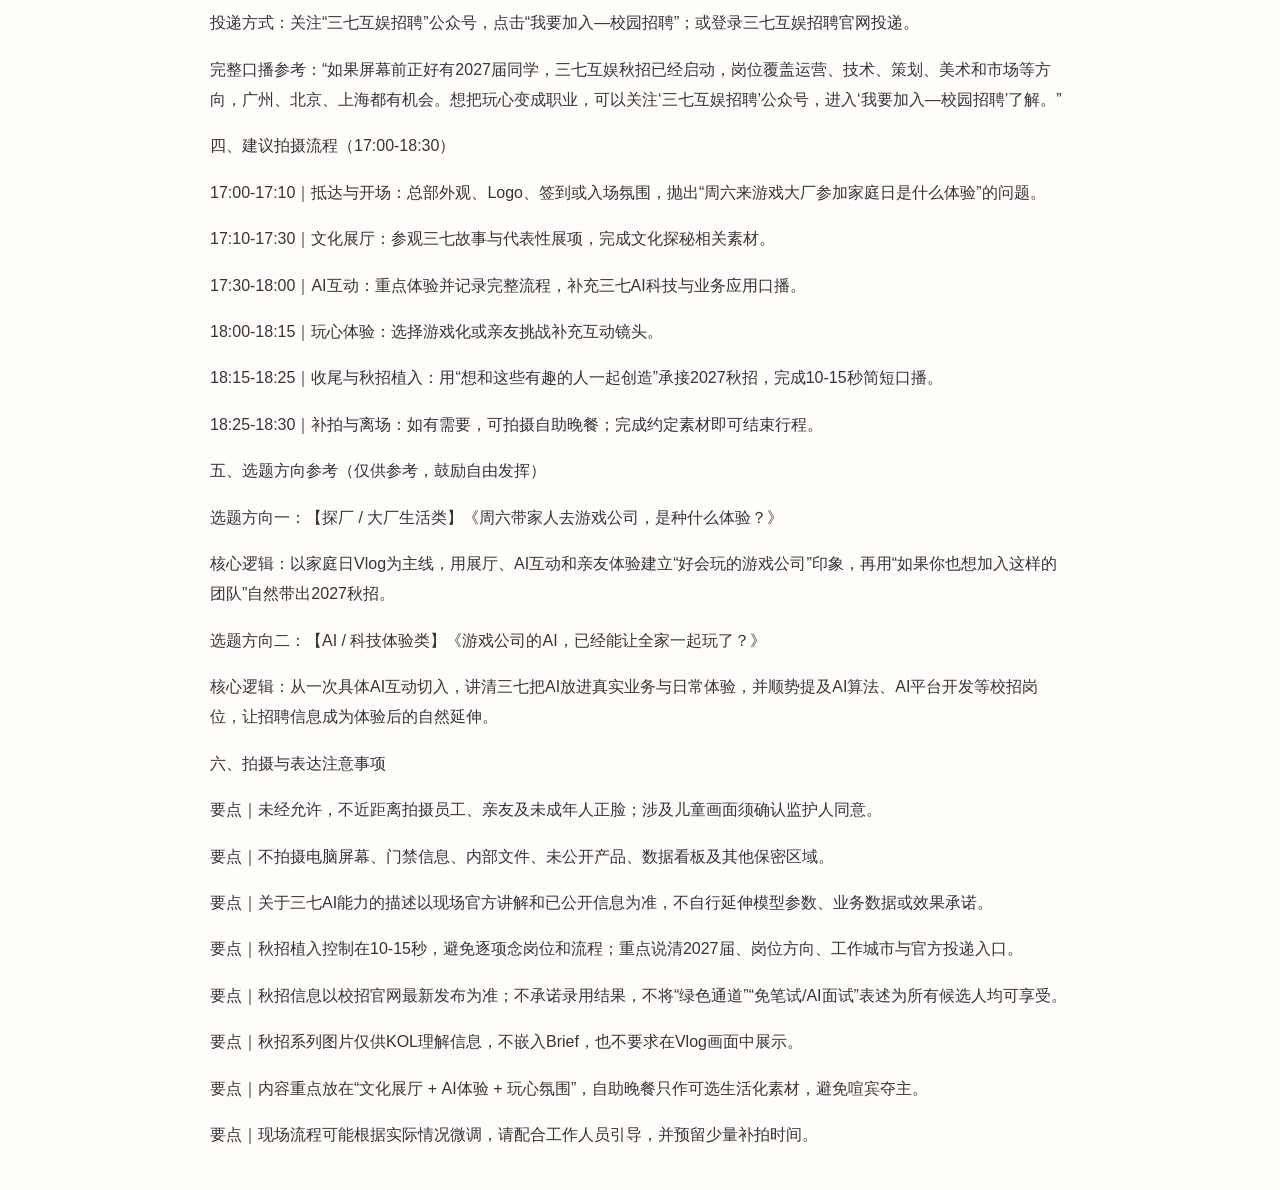
<file: site/assets/works/brief-2.html>
<!doctype html><html lang="zh-CN"><meta charset="utf-8"><meta name="viewport" content="width=device-width,initial-scale=1"><title>【KOL合作Brief】周六玩心开放日探厂Vlog</title><style>body{max-width:860px;margin:40px auto;padding:0 24px;font:16px/1.9 "Microsoft YaHei",sans-serif;color:#38323b;background:#fffdfa}h1{font-size:28px}p{white-space:pre-wrap}img{max-width:100%;height:auto}table{border-collapse:collapse;width:100%}td{border:1px solid #ddd;padding:10px}a{color:#7b4e70}</style><h1>【KOL合作Brief】周六玩心开放日探厂Vlog</h1><p>作品文档阅读版 · 何静瑶 Katie</p><a href="brief-2.docx">下载原始文档</a><p>【KOL合作Brief】周六玩心开放日探厂Vlog</p><p>【线下打卡时间】8月29日（周六）17:00-18:30左右</p><p>【脚本提交时间】8月28日17点前</p><p>【成片时间】9月3日</p><p>【结款时间】一月内</p><p>【拍摄说明】完成约定素材拍摄后可自行离场；自助晚餐可按个人安排选择体验</p><p>核心一句话：在三七互娱文化、AI科技与玩心体验中，看见一家“会玩、也认真创新”的游戏企业，并在结尾自然带出三七互娱2027秋季校园招聘。</p><p>一、内容发布要求</p><p>内容形式：Vlog打卡视频，建议1-3分钟左右。</p><p>建议基调：真实、轻松、有体验感；从KOL第一视角出发，减少硬介绍，多呈现现场感受与互动反应。</p><p>必带核心元素</p><p>要点｜三七互娱品牌标识、全球总部或文化展厅环境。</p><p>要点｜三七文化探秘：通过展厅参观，带观众了解三七故事与“玩心”文化。</p><p>要点｜AI趣味互动：亲自体验现场AI项目，并结合体验讲述三七如何把AI用于游戏研发、发行、运营及日常工作。</p><p>要点｜开放日氛围：员工带亲友参与活动，呈现游戏化体验、亲友互动与轻松有活力的现场感。</p><p>要点｜秋招软性植入：由“在这里工作是什么体验”或“谁在做这些有趣的AI项目”自然过渡，不单独制作招聘宣讲段落。</p><p>内容逻辑：探访游戏大厂 → 参观文化展厅 → 上手体验AI → 感受三七“玩心” → 可选记录自助晚餐  → 自然带出2027秋招</p><p>建议话题：#秋招有路子 #2027校招 #三七互娱招聘 #三七互娱 </p><p>二、活动核心背景</p><p>1. 活动定位</p><p>“玩心开放日”是三七面向员工亲友开放的家庭日体验。活动希望让亲友走进真实工作环境，通过游戏化闯关、文化展厅寻宝、AI互动和亲友挑战，理解游戏的岗位乐趣，也感受三七对科技、创造与快乐工作的持续投入。</p><p>2. 三大主题体验</p><p>游戏化体验岗位乐趣：用轻量互动理解不同岗位与协作方式。</p><p>一同玩转AI、感知未来：把抽象的AI能力变成亲友都能参与的趣味体验。</p><p>运动挑战：通过共同完成任务，放大陪伴、默契与快乐能量。</p><img src="brief-2-rId4.jpg" alt="Brief 参考图" loading="lazy"><p>活动内容参考（以现场实际安排为准）</p><p>三、打卡核心亮点 &amp; 必拍内容</p><p>1. 三七文化探秘</p><p>要点｜总部外观、三七互娱Logo、进入展厅的第一视角。</p><p>要点｜展厅代表性展项、游戏产品或企业发展内容，以及KOL边走边看的真实反应。</p><p>要点｜可用自己的语言总结：这里不仅展示游戏产品，也能看到三七如何把“玩心”变成持续创造的企业文化。</p><p>2. AI趣味互动</p><p>要点｜完整记录一次AI体验：开始操作、生成或互动过程、结果展示和现场反应。</p><p>要点｜拍摄AI活动空间与亲友共同体验的画面，突出AI并非遥远概念，而是能被普通人直接感知的工具。</p><p>要点｜结合现场官方介绍，简要提及三七正在推动AI进入游戏研发、内容生产、发行运营和办公协作。</p><p>口播参考：“原来游戏公司的AI不只会画图，它已经走进研发、发行和运营一线。今天把这些能力做成亲友也能玩的互动，科技感有了，玩心也没丢。”</p><p>秋招衔接口播：“体验完这些AI项目，我更好奇真正把它们做出来的是哪些岗位。刚好三七2027秋招已经启动，技术开发、游戏策划、美术和运营等方向都有机会。”</p><p>3. 玩心开放日氛围｜补充素材</p><p>要点｜可选择体验1-2项游戏化或亲友挑战，记录闯关、协作、笑场和完成任务的瞬间。</p><p>要点｜适量捕捉家庭日环境、员工与亲友互动、活动装置和现场细节，增强Vlog的生活感。</p><p>口播参考：“这里没有把家庭日做成单纯参观，而是让大家真的参与进来。会玩、敢试、一起完成挑战，这大概就是三七的‘玩心’吧。”</p><p>4. 自助晚餐｜自选</p><p>如时间合适，可拍摄取餐、餐区环境或简单用餐片段，作为Vlog轻松收尾</p><p>5. 2027秋招软性植入｜建议放在视频后段，控制10-15秒</p><p>开放日仍是内容主线。建议在完成展厅和AI体验后，从“这样的公司由什么样的年轻人一起创造”切入秋招，用一段简短口播完成信息传递，不展示或嵌入秋招系列长图。</p><p>可讲信息：面向2027届毕业生，即毕业时间为2026年9月至2027年8月的同学；工作地点覆盖广州、北京、上海。</p><p>岗位方向：游戏运营、技术开发、美术设计、游戏研发、游戏策划、市场推广及职能管理等，包含AI算法工程师、AI平台开发工程师等AI相关岗位。具体岗位以校招官网为准。</p><p>投递方式：关注“三七互娱招聘”公众号，点击“我要加入—校园招聘”；或登录三七互娱招聘官网投递。</p><p>完整口播参考：“如果屏幕前正好有2027届同学，三七互娱秋招已经启动，岗位覆盖运营、技术、策划、美术和市场等方向，广州、北京、上海都有机会。想把玩心变成职业，可以关注‘三七互娱招聘’公众号，进入‘我要加入—校园招聘’了解。”</p><p>四、建议拍摄流程（17:00-18:30）</p><p>17:00-17:10｜抵达与开场：总部外观、Logo、签到或入场氛围，抛出“周六来游戏大厂参加家庭日是什么体验”的问题。</p><p>17:10-17:30｜文化展厅：参观三七故事与代表性展项，完成文化探秘相关素材。</p><p>17:30-18:00｜AI互动：重点体验并记录完整流程，补充三七AI科技与业务应用口播。</p><p>18:00-18:15｜玩心体验：选择游戏化或亲友挑战补充互动镜头。</p><p>18:15-18:25｜收尾与秋招植入：用“想和这些有趣的人一起创造”承接2027秋招，完成10-15秒简短口播。</p><p>18:25-18:30｜补拍与离场：如有需要，可拍摄自助晚餐；完成约定素材即可结束行程。</p><p>五、选题方向参考（仅供参考，鼓励自由发挥）</p><p>选题方向一：【探厂 / 大厂生活类】《周六带家人去游戏公司，是种什么体验？》</p><p>核心逻辑：以家庭日Vlog为主线，用展厅、AI互动和亲友体验建立“好会玩的游戏公司”印象，再用“如果你也想加入这样的团队”自然带出2027秋招。</p><p>选题方向二：【AI / 科技体验类】《游戏公司的AI，已经能让全家一起玩了？》</p><p>核心逻辑：从一次具体AI互动切入，讲清三七把AI放进真实业务与日常体验，并顺势提及AI算法、AI平台开发等校招岗位，让招聘信息成为体验后的自然延伸。</p><p>六、拍摄与表达注意事项</p><p>要点｜未经允许，不近距离拍摄员工、亲友及未成年人正脸；涉及儿童画面须确认监护人同意。</p><p>要点｜不拍摄电脑屏幕、门禁信息、内部文件、未公开产品、数据看板及其他保密区域。</p><p>要点｜关于三七AI能力的描述以现场官方讲解和已公开信息为准，不自行延伸模型参数、业务数据或效果承诺。</p><p>要点｜秋招植入控制在10-15秒，避免逐项念岗位和流程；重点说清2027届、岗位方向、工作城市与官方投递入口。</p><p>要点｜秋招信息以校招官网最新发布为准；不承诺录用结果，不将“绿色通道”“免笔试/AI面试”表述为所有候选人均可享受。</p><p>要点｜秋招系列图片仅供KOL理解信息，不嵌入Brief，也不要求在Vlog画面中展示。</p><p>要点｜内容重点放在“文化展厅 + AI体验 + 玩心氛围”，自助晚餐只作可选生活化素材，避免喧宾夺主。</p><p>要点｜现场流程可能根据实际情况微调，请配合工作人员引导，并预留少量补拍时间。</p></html>
</file>
<file: site/css/style.css>
/* Katie portfolio — dot-grid journal. */
@font-face{font-family:KatieHand;src:url(../assets/fonts/kuaile.woff2) format("woff2");font-display:swap}
@font-face{font-family:Amatic;src:url(../assets/fonts/amatic.woff2) format("woff2");font-weight:700;font-display:swap}

:root{
 color-scheme:light;
 --paper:#fbf7f3;--paper-2:#fffdfa;--ink:#3a3138;--ink-2:#5f5560;--muted:#8a7f88;--line:#ebe2de;--dot:#e5dbd7;
 --pink-50:#fff4f7;--pink-100:#fce6ee;--pink-200:#f5cad9;--pink-400:#e48fae;--rose:#b04a74;
 --blue:#d9e7ef;--green:#dde9d6;--beige:#efe3d1;--yellow:#fff2bf;--yellow-line:#e6cf72;
 --hand:KatieHand,"Kaiti SC","STKaiti","KaiTi",cursive;
 --en:Amatic,"Segoe Print","Comic Sans MS",cursive;
 --serif:Georgia,"Times New Roman",serif;
 --sans:-apple-system,BlinkMacSystemFont,"PingFang SC","Hiragino Sans GB","Microsoft YaHei","Segoe UI",sans-serif;
 --shadow:0 1px 0 rgba(58,49,56,.04),0 18px 36px -22px rgba(58,49,56,.32);
 --shadow-lift:0 2px 0 rgba(58,49,56,.04),0 26px 44px -20px rgba(58,49,56,.38);
 --ease:cubic-bezier(.2,.8,.2,1);
 --max:1160px;--nav:64px
}
*,*::before,*::after{box-sizing:border-box}
html{scroll-behavior:smooth;-webkit-text-size-adjust:100%}
body{margin:0;min-width:320px;color:var(--ink);font-family:var(--sans);font-size:16px;line-height:1.75;background-color:var(--paper);background-image:radial-gradient(var(--dot) 1.1px,transparent 1.4px);background-size:22px 22px;-webkit-font-smoothing:antialiased}
img{max-width:100%}
button{font:inherit;color:inherit;cursor:pointer}
a{color:inherit}
:focus-visible{outline:2.5px solid var(--rose);outline-offset:3px;border-radius:4px}
.hand{font-family:var(--hand);font-weight:400}
.en{font-family:var(--en);font-weight:700}
.sr-only{position:absolute;width:1px;height:1px;margin:-1px;overflow:hidden;clip:rect(0 0 0 0);white-space:nowrap;border:0}
.skip-link{position:fixed;left:16px;top:-60px;z-index:200;background:#fff;padding:10px 16px;border-radius:8px;box-shadow:var(--shadow)}
.skip-link:focus{top:12px}
.noscript{max-width:var(--max);margin:24px auto;padding:0 24px}

/* tones */
[data-tone=blue]{--tone:var(--blue)}[data-tone=pink]{--tone:var(--pink-200)}[data-tone=green]{--tone:var(--green)}[data-tone=beige]{--tone:var(--beige)}[data-tone=yellow]{--tone:var(--yellow)}

/* ---------- shared pieces ---------- */
.paper{position:relative;background:var(--paper-2);border:1px solid var(--line);border-radius:8px;box-shadow:var(--shadow)}
.tape{position:absolute;top:-13px;left:50%;width:112px;height:26px;margin-left:-56px;background-color:var(--tone,var(--pink-200));background-image:repeating-linear-gradient(-45deg,rgba(255,255,255,.38) 0 5px,transparent 5px 10px);opacity:.92;transform:rotate(-3deg);clip-path:polygon(2% 0,98% 0,100% 22%,97% 42%,100% 62%,97% 82%,99% 100%,1% 100%,3% 80%,0 60%,3% 40%,0 20%);pointer-events:none;z-index:2}
.tape--pink{--tone:var(--pink-200)}.tape--green{--tone:var(--green)}.tape--blue{--tone:var(--blue)}.tape--yellow{--tone:var(--yellow)}
.btn{display:inline-flex;align-items:center;justify-content:center;gap:8px;min-height:46px;padding:0 22px;border-radius:999px;font-size:15px;font-weight:500;text-decoration:none;border:1.5px solid var(--ink);transition:transform .25s var(--ease),background .25s,box-shadow .25s;white-space:nowrap}
.btn-dark{background:var(--ink);color:#fff}
.btn-dark:hover{background:#2a2329;transform:translateY(-2px);box-shadow:0 10px 20px -12px rgba(58,49,56,.6)}
.btn-ghost{background:rgba(255,253,250,.7)}
.btn-ghost:hover{background:#fff;transform:translateY(-2px)}
.link-btn{background:none;border:0;padding:4px 2px;font-size:14px;color:var(--rose);text-decoration:underline;text-underline-offset:4px}
.chip{display:inline-flex;align-items:center;gap:6px;padding:5px 12px;border-radius:999px;background:var(--tone,var(--pink-100));font-size:13px;line-height:1.5;color:var(--ink)}
.hand-note{font-family:var(--hand);color:var(--rose);font-size:19px;line-height:1.3;margin:0;display:flex;align-items:center;gap:6px;pointer-events:none}
.arrow{width:62px;height:34px;color:var(--rose);flex:none}
.arrow--flip{transform:scale(-1,-1)}

/* reveal */
.js .reveal{opacity:0;transform:translateY(12px);transition:opacity .45s var(--ease),transform .45s var(--ease)}
.js .reveal.is-visible{opacity:1;transform:none}

/* ---------- mascots ---------- */
.mascot{position:absolute;z-index:6}
.mascot-btn{display:block;width:100%;padding:0;margin:0;background:none;border:0;animation:float 3.4s ease-in-out infinite alternate;transform-origin:50% 100%}
.mascot-btn img{display:block;width:100%;height:auto;transition:transform .3s var(--ease);transform-origin:50% 90%;pointer-events:none;user-select:none;-webkit-user-drag:none}
.mascot-btn:hover img{transform:rotate(-5deg) scale(1.03)}
.mascot.bump .mascot-btn img{animation:bump .45s var(--ease)}
.bubble{position:absolute;bottom:calc(100% + 4px);left:50%;width:max-content;max-width:230px;padding:8px 14px;background:#fff;border:1.5px solid var(--ink);border-radius:16px;font-family:var(--sans);font-size:14px;line-height:1.5;color:var(--ink);opacity:0;transform:translate(-50%,6px);transition:opacity .2s,transform .2s;pointer-events:none;z-index:2}
.bubble::after{content:"";position:absolute;left:50%;top:100%;width:10px;height:10px;margin:-5px 0 0 -5px;background:#fff;border-right:1.5px solid var(--ink);border-bottom:1.5px solid var(--ink);transform:rotate(45deg)}
.speaking>.bubble,.walker.speaking .bubble{opacity:1;transform:translate(-50%,0)}
@keyframes float{from{transform:translateY(0)}to{transform:translateY(-6px)}}
@keyframes bump{0%{transform:scale(1)}40%{transform:scale(1.08,.94)}100%{transform:scale(1)}}

/* ---------- intro ---------- */
.intro{position:fixed;inset:0;z-index:100;display:grid;place-items:center;background-color:var(--paper);background-image:radial-gradient(var(--dot) 1.1px,transparent 1.4px);background-size:22px 22px;transition:opacity .4s ease}
.intro[hidden]{display:none}
.intro.leaving{opacity:0;pointer-events:none}
.intro-stage{position:relative;width:240px;height:320px;perspective:1400px}
.intro-katie{position:absolute;left:50%;bottom:42%;width:150px;height:auto;margin-left:-75px;transform:translateY(70%);transition:transform .5s cubic-bezier(.3,1.5,.5,1)}
.intro.pop .intro-katie{transform:translateY(-30%)}
.intro-book{position:absolute;inset:0;transform-style:preserve-3d}
.intro-page{position:absolute;inset:0;background:var(--paper-2);border-radius:4px 12px 12px 4px;box-shadow:var(--shadow)}
.intro-cover{position:absolute;inset:0;display:grid;place-content:center;gap:4px;text-align:center;background:var(--pink-200);border-radius:4px 12px 12px 4px;box-shadow:var(--shadow-lift);transform-origin:left center;transition:transform .6s cubic-bezier(.6,.05,.3,1);backface-visibility:hidden}
.intro-cover::before{content:"";position:absolute;left:16px;top:0;bottom:0;width:10px;background:rgba(228,143,174,.55)}
.intro-cover strong{font-family:var(--hand);font-weight:400;font-size:42px;letter-spacing:4px}
.intro-cover em{font-family:var(--en);font-style:normal;font-weight:700;font-size:34px}
.intro-cover small{margin-top:26px;font-size:11px;letter-spacing:3px;color:var(--ink-2)}
.intro-tape{position:absolute;top:-12px;left:50%;width:90px;height:24px;margin-left:-45px;background:var(--yellow);opacity:.9;transform:rotate(-4deg)}
.intro.open .intro-cover{transform:rotateY(-118deg)}
.intro-skip{position:absolute;top:18px;right:18px;padding:8px 16px;border-radius:999px;border:1.5px solid var(--ink);background:var(--paper-2);font-size:14px}

/* ---------- nav ---------- */
.nav{position:sticky;top:0;z-index:50;display:flex;align-items:center;gap:20px;height:var(--nav);padding:0 max(24px,calc((100vw - var(--max))/2 + 24px));background:rgba(251,247,243,.86);backdrop-filter:saturate(1.2) blur(10px);-webkit-backdrop-filter:saturate(1.2) blur(10px);border-bottom:1px solid transparent;transition:border-color .3s}
.nav.scrolled{border-bottom-color:var(--line)}
.brand{font-family:var(--en);font-weight:700;font-size:30px;line-height:1;text-decoration:none;white-space:nowrap}
.brand span{font-family:var(--sans);font-weight:400;font-size:14px;letter-spacing:1px;color:var(--ink-2);margin-left:6px}
.nav-links{position:relative;display:flex;gap:4px;margin-left:auto}
.nav-links a{position:relative;padding:8px 12px;font-size:15px;text-decoration:none;color:var(--ink-2);white-space:nowrap}
.nav-links a::after{content:"";position:absolute;left:10px;right:10px;bottom:5px;height:8px;background:var(--tone);border-radius:2px;z-index:-1;transform:scaleX(0);transform-origin:left;transition:transform .3s var(--ease)}
.nav-links a:hover::after,.nav-links a[aria-current=true]::after{transform:scaleX(1)}
.nav-links a[aria-current=true]{color:var(--ink)}
.nav-cta{padding:7px 16px;border-radius:999px;border:1.5px solid var(--ink);background:transparent;font-size:14px}
.nav-cta:hover{background:var(--ink);color:#fff}

/* ---------- hero ---------- */
.hero{position:relative;display:grid;grid-template-columns:minmax(0,1.04fr) minmax(0,1fr);gap:40px;align-items:center;max-width:var(--max);min-height:min(calc(100svh - var(--nav)),860px);margin:0 auto;padding:40px 24px 96px}
.hero-hi{margin:0;font-size:18px;color:var(--ink-2)}
.hero-hi .hand{color:var(--rose);font-size:24px;margin-right:4px}
.hero-hi .en{font-size:28px;margin-left:4px;color:var(--ink)}
.hero-title{margin:16px 0 18px;font-family:var(--hand);font-weight:400;font-size:clamp(34px,3.75vw,56px);line-height:1.3;letter-spacing:.02em}
.hero-title mark{color:inherit;background:linear-gradient(transparent 58%,var(--pink-200) 58%,var(--pink-200) 92%,transparent 92%);padding:0 .06em}
.hero-school{margin:0 0 14px;font-size:16px;color:var(--ink-2)}
.roles{display:flex;flex-wrap:wrap;gap:8px;margin:0;padding:0;list-style:none}
.roles li{padding:5px 13px;border-radius:999px;background:var(--tone);font-size:14px}
.hero-actions{display:flex;flex-wrap:wrap;gap:12px;margin-top:28px}
.sticky-note{position:relative;display:inline-block;margin-top:34px;padding:18px 22px 14px;background:var(--yellow);transform:rotate(-2deg);box-shadow:0 12px 20px -14px rgba(120,96,40,.55);font-family:var(--hand);font-size:18px;line-height:1.75}
.sticky-note::before{content:"";position:absolute;top:-11px;left:50%;width:72px;height:22px;margin-left:-36px;background:rgba(245,202,217,.85);transform:rotate(3deg)}
.sticky-note span{display:block}
.sticky-note b{font-weight:400;font-size:24px;color:var(--rose)}
.hero-stage{position:relative;width:100%;max-width:620px;aspect-ratio:1.1;justify-self:end}
.stack{position:absolute;inset:0}
.polaroid{position:absolute;left:var(--l);top:var(--t);width:var(--w);z-index:var(--z);display:block;padding:9px 9px 0;background:#fff;border-radius:3px;text-decoration:none;color:var(--ink);box-shadow:0 2px 4px rgba(58,49,56,.06),0 20px 34px -18px rgba(58,49,56,.42);transform:translate3d(calc(var(--mx,0) * var(--d) * 1px),calc(var(--my,0) * var(--d) * 1px),0) rotate(var(--r)) scale(var(--s,1));transition:transform .35s var(--ease),box-shadow .3s}
.polaroid img{display:block;width:100%;height:auto;background:#f2eef0}
.polaroid span{display:block;padding:8px 4px 10px;text-align:center;font-family:var(--hand);font-size:clamp(13px,1.3vw,16px);color:var(--ink-2)}
.polaroid:hover,.polaroid:focus-visible{--r:0deg;--s:1.06;z-index:20;box-shadow:var(--shadow-lift)}
.js .stack:not(.is-in) .polaroid{opacity:0}
.stack.is-in .polaroid{animation:deal .7s var(--ease) backwards;animation-delay:calc(var(--i) * 110ms)}
@keyframes deal{from{opacity:0;transform:translate3d(0,46px,0) rotate(0deg) scale(.9)}}
.hand-note--stack{position:absolute;left:-2%;top:-4%;z-index:8}
.hand-note--stack .arrow{transform:rotate(24deg) translateY(10px)}
.hand-note--open{position:absolute;right:0;bottom:-2%;z-index:8}
.mascot--hero{left:-9%;bottom:-4%;width:23%;z-index:25}
.mascot--hero .bubble{left:96%}
.scroll-cue{position:absolute;left:50%;bottom:22px;display:flex;flex-direction:column;align-items:center;transform:translateX(-50%);text-decoration:none;color:var(--muted);font-size:14px;line-height:1.2}
.scroll-cue span:last-child{animation:cue 1.6s ease-in-out infinite}
@keyframes cue{50%{transform:translateY(6px)}}

/* ---------- sections ---------- */
.section{max-width:var(--max);margin:0 auto;padding:96px 24px;scroll-margin-top:var(--nav)}
.hero{scroll-margin-top:var(--nav)}
.sec-head{display:flex;flex-wrap:wrap;align-items:center;gap:6px 16px;margin-bottom:40px}
.sec-no{padding:2px 16px;background-color:var(--tone);background-image:repeating-linear-gradient(-45deg,rgba(255,255,255,.4) 0 5px,transparent 5px 10px);font-family:var(--en);font-weight:700;font-size:22px;line-height:1.4;transform:rotate(-3deg)}
.sec-title{margin:0;font-family:var(--hand);font-weight:400;font-size:clamp(32px,3.6vw,44px);line-height:1.2}
.sec-en{margin:0;font-family:var(--serif);font-style:italic;font-size:18px;color:var(--muted)}
.sub-title{margin:0;font-family:var(--hand);font-weight:400;font-size:28px}
.sub-title span{font-family:var(--sans);font-size:15px;color:var(--muted);margin-left:6px}

/* ---------- about ---------- */
.about-grid{display:grid;grid-template-columns:minmax(0,.9fr) minmax(0,1.1fr);gap:64px;align-items:center}
.clip-photo{position:relative;margin:0 auto;max-width:480px;padding:18px 18px 56px;background-color:#fff;background-image:linear-gradient(90deg,rgba(245,202,217,.42) 50%,transparent 50%),linear-gradient(rgba(245,202,217,.42) 50%,transparent 50%);background-size:24px 24px;border-radius:4px;box-shadow:var(--shadow);transform:rotate(-3deg)}
.js .clip-photo.reveal.is-visible{transform:rotate(-3deg)}
.clip-photo img{display:block;width:100%;height:auto;border:8px solid #fff;box-shadow:0 8px 18px -12px rgba(58,49,56,.45)}
.clip{position:absolute;top:-24px;left:50%;width:96px;height:44px;margin-left:-48px;border-radius:12px 12px 6px 6px;background:#e3c27a;box-shadow:inset 0 -6px 0 #cfa85a,0 6px 10px -6px rgba(0,0,0,.4);z-index:2}
.clip::after{content:"";position:absolute;top:9px;left:50%;width:30px;height:10px;margin-left:-15px;border-radius:5px;background:#fff8e6}
.clip-photo figcaption{position:absolute;right:24px;bottom:14px;font-size:20px;color:var(--rose)}
.about-card{padding:44px 40px 36px}
.about-text{margin:0;font-size:17px;line-height:1.95;white-space:pre-line}
.about-edu{margin:18px 0 20px;font-size:15px;color:var(--ink-2)}
.honors{display:grid;gap:10px;margin:0 0 28px;padding:0;list-style:none}
.honors li{display:flex;align-items:flex-start;gap:10px;font-size:15px;line-height:1.6}
.honors svg{width:18px;height:18px;flex:none;margin-top:3px;color:var(--pink-400)}
.mascot--peek{width:160px}
.mascot--about{top:-104px;right:18px}

/* ---------- journey ---------- */
.hand-note--inline{margin:-18px 0 34px}
.track{position:relative;max-width:1000px;padding-left:132px}
.rail{position:absolute;left:64px;top:16px;bottom:16px;width:3px;background-image:linear-gradient(var(--pink-200) 60%,transparent 0);background-size:3px 14px}
.rail-fill{position:absolute;left:0;top:0;width:3px;height:100%;background:var(--pink-400);border-radius:3px;transform:scaleY(var(--p,0));transform-origin:top;transition:transform .8s cubic-bezier(.45,.05,.25,1)}
.walker{position:absolute;left:22px;top:0;width:86px;z-index:5;transform:translateY(var(--y,0px));transition:transform .8s cubic-bezier(.45,.05,.25,1)}
.walker img{display:block;width:100%;height:auto}
.walker.walking img{animation:waddle .2s ease-in-out infinite alternate}
.walker .bubble{top:calc(100% + 10px);bottom:auto;left:50%;max-width:126px;padding:6px 10px;font-size:13px;text-align:center}
.walker .bubble::after{top:-6px;margin-top:0;transform:rotate(225deg)}
@keyframes waddle{from{transform:rotate(-5deg) translateY(0)}to{transform:rotate(5deg) translateY(-4px)}}
.stops{display:grid;gap:48px;margin:0;padding:0;list-style:none}
.stop{position:relative}
.stop::before{content:"";position:absolute;left:-75px;top:14px;width:17px;height:17px;border-radius:50%;background:var(--paper-2);border:3px solid var(--pink-400);transition:background .3s,transform .3s}
.stop.is-active::before{background:var(--pink-400);transform:scale(1.15)}
.stop-date{display:block;margin-bottom:8px;font-family:var(--en);font-weight:700;font-size:24px;line-height:1.2;color:var(--rose)}
.trip{display:grid;grid-template-columns:minmax(0,1.4fr) minmax(0,1fr);gap:20px 32px;padding:30px 34px}
.trip-head{grid-column:1/-1;display:flex;flex-wrap:wrap;align-items:baseline;gap:6px 14px}
.trip-head h3{margin:0;font-family:var(--hand);font-weight:400;font-size:30px;line-height:1.3}
.trip-role{font-size:15.5px;color:var(--ink-2)}
.trip-kind{font-size:12.5px;padding:2px 10px;border-radius:999px;background:var(--pink-100);color:var(--rose)}
.trip-live{display:inline-flex;align-items:center;gap:6px;font-size:12.5px;padding:2px 10px;border-radius:999px;background:#e6f2e1;color:#3f6b33}
.trip-live::before{content:"";width:7px;height:7px;border-radius:50%;background:#5aa148;animation:pulse 1.6s ease-in-out infinite}
@keyframes pulse{50%{opacity:.35;transform:scale(.8)}}
.trip ul{margin:0;padding-left:20px}
.trip li{font-size:15.5px;line-height:1.8;margin-bottom:6px}
.trip li::marker{color:var(--pink-400)}
.stamps{display:grid;gap:12px;align-content:start}
.stamp-item{padding:10px 16px;border:2px dashed var(--pink-200);border-radius:14px;background:var(--pink-50);transform:rotate(var(--rot,0deg))}
.stamp-item strong{display:block;font-family:var(--hand);font-weight:400;font-size:30px;line-height:1.25;color:var(--rose)}
.stamp-item span{font-size:13px;color:var(--ink-2)}
.trip-works{grid-column:1/-1;display:flex;flex-wrap:wrap;align-items:center;gap:8px;padding-top:4px}
.trip-works>span{font-size:13px;color:var(--muted);margin-right:4px}
.trip-works a{padding:5px 12px;border:1px solid var(--line);border-radius:999px;background:#fff;font-size:13.5px;text-decoration:none;transition:border-color .2s,color .2s}
.trip-works a:hover{border-color:var(--pink-400);color:var(--rose)}
.trip-note{grid-column:1/-1;margin:0;font-size:14px;color:var(--muted)}
.trip--minor{display:block;padding:18px 24px;background:transparent;border:1.5px dashed var(--line);box-shadow:none}
.trip--minor h3{font-size:24px}
.trip--minor p{margin:8px 0 0;font-size:15px;color:var(--ink-2)}
.trip--current{border-color:var(--pink-200)}
.stop--end{padding:4px 0 0;font-family:var(--hand);font-size:20px;color:var(--muted)}
.stop--end::before{background:var(--paper-2);border-style:dashed}

/* ---------- works ---------- */
.featured{display:grid;grid-template-columns:repeat(2,minmax(0,1fr));gap:36px 32px}
.feature{position:relative;display:block;padding:14px 14px 24px;background:var(--paper-2);border:1px solid var(--line);border-radius:8px;box-shadow:var(--shadow);text-decoration:none;color:inherit;transform:rotate(var(--tilt,0deg));transition:transform .4s var(--ease),box-shadow .4s}
.feature:nth-child(odd){--tilt:-.6deg}.feature:nth-child(even){--tilt:.5deg}
.feature:hover,.feature:focus-visible{transform:translateY(-6px);box-shadow:var(--shadow-lift)}
.feature .tape{left:22px;margin-left:0;width:84px;transform:rotate(-8deg)}
.feature-img{aspect-ratio:16/10;overflow:hidden;border-radius:4px;background:#f2eef0}
.feature-img img{display:block;width:100%;height:100%;object-fit:cover;transition:transform .7s var(--ease)}
.feature:hover .feature-img img{transform:scale(1.04)}
.feature-body{padding:18px 8px 0}
.feature h3{margin:10px 0 6px;font-family:var(--hand);font-weight:400;font-size:26px;line-height:1.35}
.feature p{margin:0;font-size:15px;color:var(--ink-2)}
.more{display:inline-block;margin-top:12px;font-size:14px;font-weight:500;color:var(--rose)}
.all-works{margin-top:88px}
.all-head{display:flex;flex-wrap:wrap;align-items:center;justify-content:space-between;gap:14px 24px}
.filters{display:flex;flex-wrap:wrap;gap:8px}
.filters button{padding:6px 14px;border-radius:999px;border:1.5px solid var(--line);background:var(--paper-2);font-size:14px;transition:background .2s,border-color .2s}
.filters button:hover{border-color:var(--pink-400)}
.filters button[aria-pressed=true]{background:var(--ink);border-color:var(--ink);color:#fff}
.filters small{font-size:12px;opacity:.7;margin-left:4px}
.work-grid{display:grid;grid-template-columns:repeat(auto-fill,minmax(240px,1fr));gap:30px 24px;margin-top:28px}
.work-card{position:relative;display:block;text-decoration:none;color:inherit;transition:transform .35s var(--ease);animation:fadeUp .45s var(--ease) backwards;animation-delay:calc(var(--i,0) * 40ms)}
.work-card:hover,.work-card:focus-visible{transform:translateY(-5px) rotate(-.6deg)}
.work-card img{display:block;width:100%;aspect-ratio:3/2;height:auto;object-fit:cover;border-radius:6px;background:#f2eef0;box-shadow:0 12px 24px -18px rgba(58,49,56,.5)}
.work-card h4{margin:12px 0 2px;font-size:15.5px;font-weight:600;line-height:1.5}
.work-card p{margin:0;font-size:13px;color:var(--muted)}
.badge-star{position:absolute;top:10px;left:10px;padding:1px 9px;background:var(--yellow);font-family:var(--hand);font-size:14px;transform:rotate(-6deg);box-shadow:0 4px 8px -6px rgba(0,0,0,.4)}
@keyframes fadeUp{from{opacity:0;transform:translateY(12px)}}

/* ---------- gacha ---------- */
.gacha{margin-top:110px;scroll-margin-top:calc(var(--nav) + 20px)}
.hand-note--gacha{font-size:24px;margin-bottom:26px}
.hand-note--gacha .arrow{transform:rotate(30deg) translateY(12px)}
.gacha-grid{display:grid;grid-template-columns:320px minmax(0,1fr);gap:56px;align-items:start}
.machine{position:relative;display:grid;justify-items:center;width:300px;margin:0 auto}
.machine-dome{position:relative;z-index:2;width:256px;height:236px;overflow:hidden;border:6px solid #f2c2d2;border-radius:128px 128px 26px 26px;background:rgba(255,255,255,.72);box-shadow:inset 0 -12px 0 rgba(242,194,210,.35)}
.machine-balls{position:absolute;inset:0}
.ball{position:absolute;width:50px;height:50px;border-radius:50%;background:linear-gradient(var(--c) 50%,#fff 50%);border:2px solid rgba(58,49,56,.12);transform:rotate(var(--r))}
.ball::after{content:"";position:absolute;top:8px;left:10px;width:12px;height:8px;border-radius:50%;background:rgba(255,255,255,.7)}
.machine.spinning .ball{animation:jiggle .22s ease-in-out 3 alternate}
@keyframes jiggle{to{transform:rotate(calc(var(--r) + 25deg)) translate(3px,-6px)}}
.dome-shine{position:absolute;top:24px;left:30px;width:36px;height:84px;border-radius:50%;background:rgba(255,255,255,.8);transform:rotate(22deg)}
.machine-body{position:relative;z-index:1;width:280px;height:200px;margin-top:-10px;border-radius:26px 26px 18px 18px;background:#f3b3c8;border:3px solid #e48fae}
.machine-name{position:absolute;top:16px;left:50%;margin:0;padding:3px 16px;transform:translateX(-50%);border-radius:999px;background:#fff7fa;font-family:var(--hand);font-weight:400;font-size:19px;white-space:nowrap;color:#7a2e4a}
.machine-knob{position:absolute;left:30px;top:66px;width:82px;height:82px;padding:0;border-radius:50%;background:#fff;border:5px solid #e48fae;box-shadow:0 5px 0 #d27596;transform:rotate(var(--turn,0deg));transition:transform .7s cubic-bezier(.4,1.4,.5,1)}
.machine-knob span{position:absolute;left:50%;top:9px;bottom:9px;width:18px;margin-left:-9px;border-radius:9px;background:var(--pink-200)}
.machine-knob:hover{box-shadow:0 5px 0 #d27596,0 0 0 6px rgba(255,255,255,.5)}
.machine-knob:active{box-shadow:0 2px 0 #d27596;translate:0 3px}
.machine-coin{position:absolute;left:140px;top:74px;width:12px;height:40px;border-radius:6px;background:#c56b8d}
.machine-chute{position:absolute;right:24px;bottom:20px;width:100px;height:72px;overflow:hidden;border-radius:16px 16px 12px 12px;background:#8a4462;box-shadow:inset 0 8px 0 rgba(0,0,0,.18)}
.chute-ball{position:absolute;left:27px;top:-60px;width:46px;height:46px;border-radius:50%;background:linear-gradient(var(--c,#fff) 50%,#fff 50%);border:2px solid rgba(0,0,0,.12)}
.chute-ball.drop{animation:drop .55s cubic-bezier(.3,.6,.4,1) forwards}
@keyframes drop{0%{top:-60px}60%{top:18px}78%{top:8px}100%{top:16px}}
.machine-foot{width:236px;height:16px;margin-top:-3px;border-radius:0 0 12px 12px;background:#e48fae}
.machine-go{margin-top:22px}
.capsule-result{position:relative;min-height:236px;padding:30px 32px;overflow:hidden}
.result-idle{display:grid;align-content:center;min-height:176px;text-align:center}
.result-idle .hand{margin:0;font-size:26px}
.result-idle p{margin:8px auto 0;max-width:380px;font-size:14.5px;color:var(--ink-2)}
.result{display:grid;grid-template-columns:auto minmax(0,1fr);gap:22px;align-items:center;animation:reveal .45s var(--ease) backwards .15s}
@keyframes reveal{from{opacity:0;transform:scale(.94)}}
.result-label{display:inline-block;margin-bottom:6px;font-size:12.5px;padding:2px 10px;border-radius:999px;background:var(--tone,var(--pink-100))}
.result h4{margin:0 0 6px;font-family:var(--hand);font-weight:400;font-size:24px;line-height:1.35}
.result p{margin:0 0 12px;font-size:14.5px;color:var(--ink-2)}
.result-thumb{width:180px;height:auto;aspect-ratio:3/2;object-fit:cover;border-radius:6px;box-shadow:0 10px 20px -14px rgba(58,49,56,.6)}
.result-mascot{width:110px;height:auto}
.result--fact h4{font-size:24px}
.result--hidden{grid-template-columns:auto minmax(0,1fr)}
.result--hidden .result-mascot{width:170px}
.capsule-result.is-hidden{background:linear-gradient(135deg,#fff7fb,#fffbe9 50%,#f2f8ff);border-color:#f2c2d2}
.capsule-halves{position:absolute;inset:0;display:grid;place-items:center;pointer-events:none}
.capsule-halves span{position:absolute;width:84px;height:42px;background:var(--c,#f5cad9);border:2px solid rgba(58,49,56,.12)}
.capsule-halves span:first-child{border-radius:42px 42px 0 0;transform:translateY(-21px);animation:capTop .5s var(--ease) forwards}
.capsule-halves span:last-child{background:#fff;border-radius:0 0 42px 42px;transform:translateY(21px);animation:capBottom .5s var(--ease) forwards}
@keyframes capTop{to{transform:translate(-60px,-70px) rotate(-35deg);opacity:0}}
@keyframes capBottom{to{transform:translate(60px,70px) rotate(25deg);opacity:0}}
.confetti{position:absolute;inset:0;pointer-events:none;overflow:hidden}
.confetti i{position:absolute;top:-12px;width:8px;height:12px;background:var(--c);border-radius:2px;animation:fall 1.6s ease-in forwards;animation-delay:var(--d)}
@keyframes fall{to{transform:translateY(300px) rotate(540deg);opacity:0}}
.collection{margin-top:44px;padding:26px 26px 22px}
.collection-head{display:flex;justify-content:space-between;align-items:baseline;gap:12px;margin-bottom:16px}
.collection-head h4{margin:0;font-family:var(--hand);font-weight:400;font-size:22px}
.collection-head span{font-size:14px;color:var(--ink-2)}
.collection-grid{display:grid;grid-template-columns:repeat(auto-fill,minmax(52px,1fr));gap:10px;margin:0;padding:0;list-style:none}
.slot{display:grid;place-items:center;aspect-ratio:1;width:100%;padding:0;border:2px dashed var(--line);border-radius:12px;background:#fff;font-size:13px;color:#c9bec4;overflow:hidden}
.slot--filled{border:2px solid #fff;box-shadow:0 4px 10px -6px rgba(58,49,56,.5);background-size:cover;background-position:center;color:var(--ink);cursor:pointer}
.slot--fact{background:var(--tone);font-family:var(--hand);font-size:14px}
.slot--hidden{border-color:#f2c2d2}
.slot--hidden svg{width:22px;height:22px;color:#f2c2d2}
.slot--hidden.slot--filled{background:linear-gradient(135deg,#ffd6e5,#fff1b8 50%,#cfe6ff)}
.slot--hidden.slot--filled svg{color:#fff}
.slot.pop{animation:pop .5s var(--ease)}
@keyframes pop{0%{transform:scale(.5)}60%{transform:scale(1.12)}100%{transform:scale(1)}}
.mascot--gacha{top:-90px;right:16px;width:140px}

/* ---------- films ---------- */
.films-intro{display:flex;flex-wrap:wrap;align-items:flex-end;justify-content:space-between;gap:24px 40px}
.films-intro>p{margin:0;max-width:560px;font-size:16.5px;color:var(--ink-2)}
.metrics{display:flex;flex-wrap:wrap;gap:16px}
.metric{padding:12px 18px 10px;background:var(--yellow);transform:rotate(-2deg);box-shadow:0 10px 18px -14px rgba(120,96,40,.6)}
.metric:nth-child(2){background:var(--pink-100);transform:rotate(1.5deg)}
.metric strong{display:block;font-family:var(--hand);font-weight:400;font-size:30px;line-height:1.2;color:var(--rose)}
.metric span{font-size:13px;color:var(--ink-2)}
.metrics-note{flex-basis:100%;margin:0;font-size:12.5px;color:var(--muted)}
.video-group{margin-top:52px}
.video-group .sub-title{font-size:24px;margin-bottom:18px}
.video-row{display:grid;grid-template-columns:repeat(auto-fill,minmax(180px,1fr));gap:26px 22px}
.video-card{display:block;text-decoration:none;color:inherit}
.video-cover{position:relative;display:block;aspect-ratio:9/16;overflow:hidden;border-radius:14px;background:var(--pink-100);box-shadow:0 16px 28px -20px rgba(58,49,56,.55)}
.video-cover img{display:block;width:100%;height:100%;object-fit:cover;transition:transform .6s var(--ease)}
.video-card:hover .video-cover img{transform:scale(1.05)}
.video-play{position:absolute;left:50%;top:50%;display:grid;place-items:center;width:54px;height:54px;margin:-27px 0 0 -27px;border-radius:50%;background:rgba(255,255,255,.9);color:var(--rose);transition:transform .3s var(--ease)}
.video-play svg{width:24px;height:24px;margin-left:3px}
.video-card:hover .video-play{transform:scale(1.12)}
.video-fallback{display:grid;align-content:center;height:100%;padding:22px;background-color:var(--yellow);background-image:radial-gradient(rgba(176,74,116,.18) 1.2px,transparent 1.5px);background-size:16px 16px;font-family:var(--hand);font-size:21px;line-height:1.45}
.video-card:nth-child(even) .video-fallback{background-color:var(--pink-100)}
.video-fallback small{display:block;margin-top:12px;font-family:var(--sans);font-size:12px;color:var(--ink-2)}
.video-card h4{margin:12px 0 2px;font-size:14.5px;font-weight:600;line-height:1.5}
.video-card p{margin:0;font-size:12.5px;color:var(--muted)}
.doc-link{display:inline-flex;align-items:center;gap:8px;margin-top:40px;padding:10px 16px;border-radius:999px;border:1.5px solid var(--line);background:var(--paper-2);font-size:14px;text-decoration:none;transition:border-color .2s}
.doc-link:hover{border-color:var(--pink-400)}

/* ---------- skills ---------- */
.checklist{padding:52px 48px 40px 72px}
.checklist::before{content:"";position:absolute;left:44px;top:0;bottom:0;width:2px;background:rgba(228,143,174,.45)}
.checks{display:grid;grid-template-columns:repeat(2,minmax(0,1fr));gap:30px 48px;margin:0;padding:0;list-style:none}
.check{display:grid;grid-template-columns:30px minmax(0,1fr);gap:14px}
.box{position:relative;width:26px;height:26px;margin-top:2px;border:2px solid var(--ink-2);border-radius:6px}
.box svg{position:absolute;left:-2px;top:-9px;width:34px;height:34px;color:var(--rose);stroke-dasharray:40;stroke-dashoffset:0;transition:stroke-dashoffset .6s var(--ease) .2s}
.js .check:not(.is-visible) .box svg{stroke-dashoffset:40}
.check h3{margin:0;font-size:16.5px;font-weight:600;line-height:1.5}
.check-tools{margin:2px 0 0;font-size:13px;color:var(--rose)}
.check p{margin:6px 0 8px;font-size:14.5px;line-height:1.75;color:var(--ink-2)}
.check-links{display:flex;flex-wrap:wrap;gap:6px}
.check-links a{font-size:12.5px;padding:2px 10px;border-radius:999px;background:var(--pink-50);border:1px solid var(--pink-100);text-decoration:none}
.check-links a:hover{border-color:var(--pink-400);color:var(--rose)}
.mascot--skills{top:-104px;right:40px}

/* ---------- contact ---------- */
.postcard{position:relative;display:grid;grid-template-columns:minmax(0,1.45fr) minmax(0,1fr);gap:40px;padding:48px;background:var(--paper-2);border:1px solid var(--line);border-radius:8px;box-shadow:var(--shadow)}
.postcard-msg>.postcard-hi{margin:0 0 8px;font-size:34px;line-height:1.3;color:var(--ink)}
.postcard-msg>p{font-size:16px;color:var(--ink-2)}
.email-row{display:flex;flex-wrap:wrap;align-items:baseline;gap:6px 14px;margin-top:22px}
.email{font-size:24px;font-weight:500;color:var(--ink);text-decoration:underline wavy var(--pink-400);text-decoration-thickness:1.5px;text-underline-offset:7px;overflow-wrap:anywhere}
.wechat{margin:8px 0 0;font-size:14px!important;color:var(--muted)!important}
.postcard-actions{display:flex;flex-wrap:wrap;gap:12px;margin-top:30px}
.postcard-side{position:relative;padding-left:36px;border-left:2px dashed var(--line)}
.stamp{float:right;width:112px;height:140px;margin:0 0 12px 12px;padding:6px;overflow:hidden;background:var(--pink-100);border:6px solid #fff;outline:2px dashed var(--pink-200);outline-offset:-2px;box-shadow:0 8px 16px -10px rgba(58,49,56,.5);transform:rotate(3deg)}
.stamp img{display:block;width:100%;height:auto}
.postmark{position:absolute;right:86px;top:84px;display:grid;place-items:center;width:100px;height:100px;border:2px solid rgba(176,74,116,.5);border-radius:50%;font-family:var(--en);font-weight:700;font-size:21px;line-height:1.1;color:rgba(176,74,116,.65);transform:rotate(-16deg)}
.postcard-line{clear:right;margin:0;padding:14px 0 6px;border-bottom:1.5px solid var(--line);font-family:var(--hand);font-size:18px}
.postcard-side .postcard-line:first-of-type{margin-top:60px}
.mascot--contact{right:-26px;bottom:-30px;width:96px}
.mascot--contact .bubble{left:-10%}

/* ---------- footer ---------- */
.footer{display:flex;flex-wrap:wrap;justify-content:space-between;gap:10px 24px;max-width:var(--max);margin:0 auto;padding:32px 24px 52px;border-top:1.5px dashed var(--line);font-size:13.5px;color:var(--muted)}
.footer .hand{font-size:16px}
.footer a{text-decoration:none}

/* ---------- detail dialog ---------- */
.detail{width:min(1080px,94vw);height:min(92svh,980px);max-width:none;max-height:92svh;padding:0;border:0;border-radius:16px;background:var(--paper-2);color:var(--ink);box-shadow:0 30px 80px -30px rgba(40,30,38,.55);overflow:hidden}
.detail[open]{display:flex;flex-direction:column;animation:dialogIn .35s var(--ease)}
.detail::backdrop{background:rgba(48,38,46,.45);backdrop-filter:blur(4px);-webkit-backdrop-filter:blur(4px)}
@keyframes dialogIn{from{opacity:0;transform:translateY(20px) scale(.98)}}
.detail-bar{display:flex;align-items:center;justify-content:space-between;gap:12px;padding:10px 14px 10px 26px;border-bottom:1px solid var(--line);flex:none}
.detail-crumb{font-size:13px;letter-spacing:1px;color:var(--muted);overflow:hidden;text-overflow:ellipsis;white-space:nowrap}
.detail-close{width:42px;height:42px;flex:none;border-radius:50%;border:1.5px solid var(--line);background:#fff;font-size:24px;line-height:1}
.detail-close:hover{border-color:var(--ink)}
.detail-body{flex:1;min-height:0;overflow:auto;padding:38px 52px 64px;overscroll-behavior:contain;outline:none}
.d-head{max-width:760px}
.d-head h2{margin:12px 0 10px;font-family:var(--hand);font-weight:400;font-size:clamp(28px,3.4vw,40px);line-height:1.3}
.d-summary{margin:0;font-size:18px;color:var(--ink-2)}
.d-jump{margin-top:16px;padding:8px 16px;border-radius:999px;border:1.5px solid var(--pink-200);background:var(--pink-50);font-size:14px;color:var(--rose)}
.d-jump:hover{border-color:var(--pink-400)}
.d-info{display:grid;grid-template-columns:repeat(2,minmax(0,1fr));gap:12px 40px;margin-top:30px}
.d-block h3{margin:0 0 6px;font-size:15px;font-weight:600;color:var(--rose)}
.d-block p,.d-block li{font-size:15.5px;line-height:1.9;color:var(--ink-2)}
.d-block p{margin:0 0 14px}
.d-block ul{margin:0 0 14px;padding-left:20px}
.d-docs{display:flex;flex-wrap:wrap;gap:10px;margin:18px 0 0}
.d-docs a{display:inline-flex;align-items:center;gap:6px;padding:9px 16px;border-radius:999px;background:var(--pink-50);border:1.5px solid var(--pink-100);font-size:14px;text-decoration:none}
.d-docs a:hover{border-color:var(--pink-400)}
.d-note{margin:22px 0 0;padding-left:12px;border-left:3px solid var(--pink-200);font-size:14px;color:var(--muted)}
.viewer{margin-top:34px}
.viewer-bar{position:sticky;top:-38px;z-index:4;display:flex;flex-wrap:wrap;align-items:center;justify-content:center;gap:10px 14px;margin:0 -52px;padding:12px 52px;background:rgba(255,253,250,.94);backdrop-filter:blur(6px);-webkit-backdrop-filter:blur(6px);border-block:1px solid var(--line)}
.viewer-bar button{width:44px;height:44px;border-radius:50%;border:1.5px solid var(--line);background:#fff;font-size:20px}
.viewer-bar button:hover:not(:disabled){border-color:var(--ink)}
.viewer-bar button:disabled{opacity:.3;cursor:default}
.viewer-count{min-width:72px;text-align:center;font-size:14px;color:var(--ink-2)}
.viewer-cap{flex-basis:100%;margin:0;text-align:center;font-size:13.5px;color:var(--muted)}
.viewer-orig{font-size:13px;color:var(--rose)}
.viewer-stage{position:relative;margin-top:22px;padding:18px;border-radius:12px;background:#f3eef0;perspective:1800px}
.stage-nav{position:absolute;top:50%;z-index:3;display:grid;place-items:center;width:52px;height:52px;margin-top:-26px;padding:0 0 4px;border:0;border-radius:50%;background:rgba(255,255,255,.94);box-shadow:0 6px 18px -8px rgba(58,49,56,.55);font-size:34px;line-height:1;color:var(--ink);opacity:0;transition:opacity .2s,transform .2s}
.stage-nav--prev{left:14px}.stage-nav--next{right:14px}
.viewer-stage:hover .stage-nav,.stage-nav:focus-visible{opacity:1}
.stage-nav:hover{transform:scale(1.08)}
.stage-nav:disabled,.is-tiled .stage-nav{display:none}
@media (hover:none){.stage-nav{opacity:.9;width:42px;height:42px;margin-top:-21px;font-size:28px}}
.viewer-tip{margin:10px 0 0;text-align:center;font-size:12.5px;color:var(--muted)}
.d-pager{display:grid;grid-template-columns:repeat(2,minmax(0,1fr));gap:16px;margin-top:52px;padding-top:26px;border-top:1.5px dashed var(--line)}
.d-pager a{display:grid;gap:2px;padding:14px 18px;border:1.5px solid var(--line);border-radius:12px;background:#fff;text-decoration:none;transition:border-color .2s,transform .2s}
.d-pager a:last-child{text-align:right}
.d-pager a:hover{border-color:var(--pink-400);transform:translateY(-2px)}
.d-pager small{font-size:12.5px;color:var(--rose)}
.d-pager span{font-family:var(--hand);font-size:19px;line-height:1.4}
.back-link{display:inline-flex;align-items:center;margin-bottom:4px;padding:7px 16px;border-radius:999px;border:1.5px solid var(--line);background:#fff;font-size:14px}
.back-link:hover{border-color:var(--ink)}
.viewer-page{display:grid;justify-items:center;transform-origin:left center}
.viewer-page img{display:block;max-width:100%;height:auto;max-height:72svh;width:auto;background:#fff;box-shadow:0 10px 24px -16px rgba(58,49,56,.5)}
.viewer-page .tiles{display:grid;width:min(100%,760px)}
.viewer-page .tiles img{width:100%;max-height:none;box-shadow:none}
.viewer-page.out-next{animation:outNext .2s ease-in forwards}
.viewer-page.in-next{animation:inNext .26s ease-out}
.viewer-page.out-prev{transform-origin:right center;animation:outPrev .2s ease-in forwards}
.viewer-page.in-prev{transform-origin:right center;animation:inPrev .26s ease-out}
@keyframes outNext{to{transform:rotateY(-70deg);opacity:.2}}
@keyframes inNext{from{transform:rotateY(55deg);opacity:.3}}
@keyframes outPrev{to{transform:rotateY(70deg);opacity:.2}}
@keyframes inPrev{from{transform:rotateY(-55deg);opacity:.3}}
.thumbs{position:relative;display:flex;gap:8px;margin-top:14px;padding:4px 2px 8px;overflow-x:auto;scrollbar-width:thin}
.thumbs button{flex:none;width:76px;height:52px;padding:0;border:2px solid transparent;border-radius:6px;overflow:hidden;background:#fff;opacity:.7;transition:opacity .2s,border-color .2s}
.thumbs button[aria-current=true]{border-color:var(--rose);opacity:1}
.thumbs button:hover{opacity:1}
.thumbs img{display:block;width:100%;height:100%;object-fit:cover}
.sites{display:grid;grid-template-columns:repeat(2,minmax(0,1fr));gap:26px;margin-top:30px}
.site-card{display:block;padding:12px 12px 20px;border:1px solid var(--line);border-radius:10px;background:#fff;text-decoration:none;color:inherit;transition:transform .3s var(--ease),box-shadow .3s}
.site-card:hover{transform:translateY(-4px);box-shadow:var(--shadow-lift)}
.site-card img{display:block;width:100%;aspect-ratio:2/1;object-fit:cover;border-radius:6px}
.site-card h3{margin:14px 4px 4px;font-family:var(--hand);font-weight:400;font-size:22px;line-height:1.4}
.site-card p{margin:0 4px 10px;font-size:14.5px;color:var(--ink-2)}
.site-card .more{margin:0 4px}
.sheet-tabs{display:flex;flex-wrap:wrap;gap:6px;margin-top:30px}
.sheet-tabs button{padding:8px 14px;border-radius:999px;border:1.5px solid var(--line);background:#fff;font-size:14px}
.sheet-tabs button[aria-selected=true]{background:var(--ink);color:#fff;border-color:var(--ink)}
.sheet-panel[hidden]{display:none}
.sheet-panel>h3{margin:26px 0 8px;font-size:20px}
.sheet-copy h4,.sheet-panel>h4{margin:22px 0 8px;font-size:16px;color:var(--rose)}
.sheet-copy p{margin:0;white-space:pre-wrap;line-height:1.95;font-size:15.5px;color:var(--ink-2)}
.sheet-scroll{overflow-x:auto;margin:12px 0 26px}
.sheet-scroll table{border-collapse:collapse;width:100%;min-width:600px;font-size:14.5px;line-height:1.8}
.sheet-scroll th,.sheet-scroll td{padding:12px 14px;border:1px solid var(--line);vertical-align:top;text-align:left;white-space:pre-wrap}
.sheet-scroll th{background:var(--pink-50);font-weight:600}
.album-intro{text-align:center;margin-bottom:34px}
.album-intro h2{margin:6px 0;font-family:var(--hand);font-weight:400;font-size:36px}
.album-intro p{margin:0;color:var(--ink-2)}
.album{columns:3;column-gap:26px}
.album figure{break-inside:avoid;margin:0 0 28px;padding:10px 10px 6px;background:#fff;border:1px solid var(--line);box-shadow:0 10px 20px -16px rgba(58,49,56,.5);transform:rotate(var(--r,-1deg))}
.album figure:nth-child(3n+2){--r:1.2deg;background:#f2f7fa}
.album figure:nth-child(3n){--r:-.6deg;background:#fff9f0}
.album-photo{display:block;width:100%;padding:0;border:0;background:none;cursor:zoom-in}
.album img{display:block;width:100%;height:auto}
.album figcaption{display:flex;justify-content:space-between;padding:8px 4px 2px;font-family:var(--en);font-weight:700;font-size:20px;color:var(--muted)}
.resume-view{display:grid;justify-items:center;gap:18px;margin-top:20px}
.resume-view img{width:min(100%,860px);height:auto;box-shadow:var(--shadow-lift);border:1px solid var(--line)}

.modal-open{overflow:hidden}

/* toast */
.toast{position:fixed;left:50%;bottom:28px;z-index:300;padding:10px 20px;border-radius:999px;background:var(--ink);color:#fff;font-size:14px;opacity:0;transform:translate(-50%,10px);transition:opacity .2s,transform .2s;pointer-events:none}
.toast.show{opacity:1;transform:translate(-50%,0)}

/* ---------- responsive ---------- */
@media (max-width:1024px){
 .hero{gap:20px}
 .about-grid{gap:40px}
 .trip{grid-template-columns:1fr}
 .stamps{grid-template-columns:repeat(auto-fill,minmax(150px,1fr))}
 .gacha-grid{grid-template-columns:1fr;gap:40px}
 .mascot--hero{left:-4%}
}
@media (max-width:760px){
 :root{--nav:56px}
 body{font-size:15.5px}
 .nav{gap:8px;padding:0 12px 0 16px}
 .brand{font-size:26px}
 .brand span,.nav-cta{display:none}
 .nav-links{overflow-x:auto;scrollbar-width:none;margin-right:-12px;padding-right:8px;-webkit-mask-image:linear-gradient(90deg,#000 88%,transparent)}
 .nav-links::-webkit-scrollbar{display:none}
 .nav-links a{padding:8px 9px;font-size:14.5px}
 .hero{grid-template-columns:1fr;min-height:0;padding:28px 18px 64px;gap:34px}
 .hero-title{font-size:clamp(30px,9.2vw,42px)}
 .hero-stage{justify-self:center;max-width:460px;margin-top:10px}
 .sticky-note{font-size:16px;margin-top:28px}
 .hand-note{font-size:16px}
 .arrow{width:46px;height:26px}
 .scroll-cue{display:none}
 .section{padding:68px 18px}
 .sec-head{margin-bottom:30px}
 .sec-en{flex-basis:100%;font-size:16px}
 .about-grid{grid-template-columns:1fr}
 .clip-photo{max-width:380px}
 .about-card{padding:40px 22px 26px}
 .mascot--peek{width:118px}
 .mascot--about{top:-78px;right:10px}
 .track{padding-left:54px}
 .rail{left:22px}
 .walker{left:-1px;width:48px}
 .walker .bubble{display:none}
 .stop::before{left:-40px}
 .trip{padding:22px 20px}
 .trip-head h3{font-size:25px}
 .stamps{grid-template-columns:repeat(2,minmax(0,1fr));gap:10px}
 .stamp-item{padding:8px 12px}
 .stamp-item strong{font-size:24px}
 .featured{grid-template-columns:1fr;gap:28px}
 .feature h3{font-size:23px}
 .all-works{margin-top:64px}
 .work-grid{grid-template-columns:repeat(2,minmax(0,1fr));gap:22px 14px}
 .work-card h4{font-size:14.5px}
 .gacha{margin-top:80px}
 .machine{transform:scale(.9);transform-origin:top center;margin-bottom:-30px}
 .capsule-result{padding:24px 20px}
 .result{grid-template-columns:1fr;text-align:center;justify-items:center}
 .result-thumb{width:min(100%,260px)}
 .mascot--gacha{top:-72px;width:112px}
 .video-row{grid-template-columns:repeat(2,minmax(0,1fr));gap:20px 14px}
 .checklist{padding:44px 20px 30px 46px}
 .checklist::before{left:28px}
 .checks{grid-template-columns:1fr;gap:26px}
 .mascot--skills{top:-78px;right:16px}
 .postcard{grid-template-columns:1fr;padding:32px 22px;gap:28px}
 .postcard-side{padding:24px 0 0;border-left:0;border-top:2px dashed var(--line)}
 .postmark{right:110px;top:40px;width:84px;height:84px;font-size:18px}
 .postcard-side .postcard-line:first-of-type{margin-top:30px}
 .email{font-size:19px}
 .mascot--contact{right:-6px;bottom:-24px;width:72px}
 .detail{width:100vw;height:100svh;max-height:100svh;border-radius:0}
 .detail-bar{padding:8px 10px 8px 18px}
 .detail-body{padding:26px 18px 48px}
 .viewer-bar{top:-26px;margin:0 -18px;padding:10px 12px}
 .viewer-stage{padding:8px;margin-left:-8px;margin-right:-8px}
 .d-info,.sites{grid-template-columns:1fr}
 .d-pager{gap:10px;margin-top:40px}
 .d-pager a{padding:12px 14px}
 .d-pager span{font-size:16px}
 .album{columns:2;column-gap:14px}
}
@media (max-width:420px){
 .album{columns:1}
 .hero-actions .btn{flex:1}
}
@media (prefers-reduced-motion:reduce){
 html{scroll-behavior:auto}
 *,*::before,*::after{animation-duration:.01ms!important;animation-iteration-count:1!important;transition-duration:.01ms!important}
 .js .reveal{opacity:1;transform:none}
}
</file>
